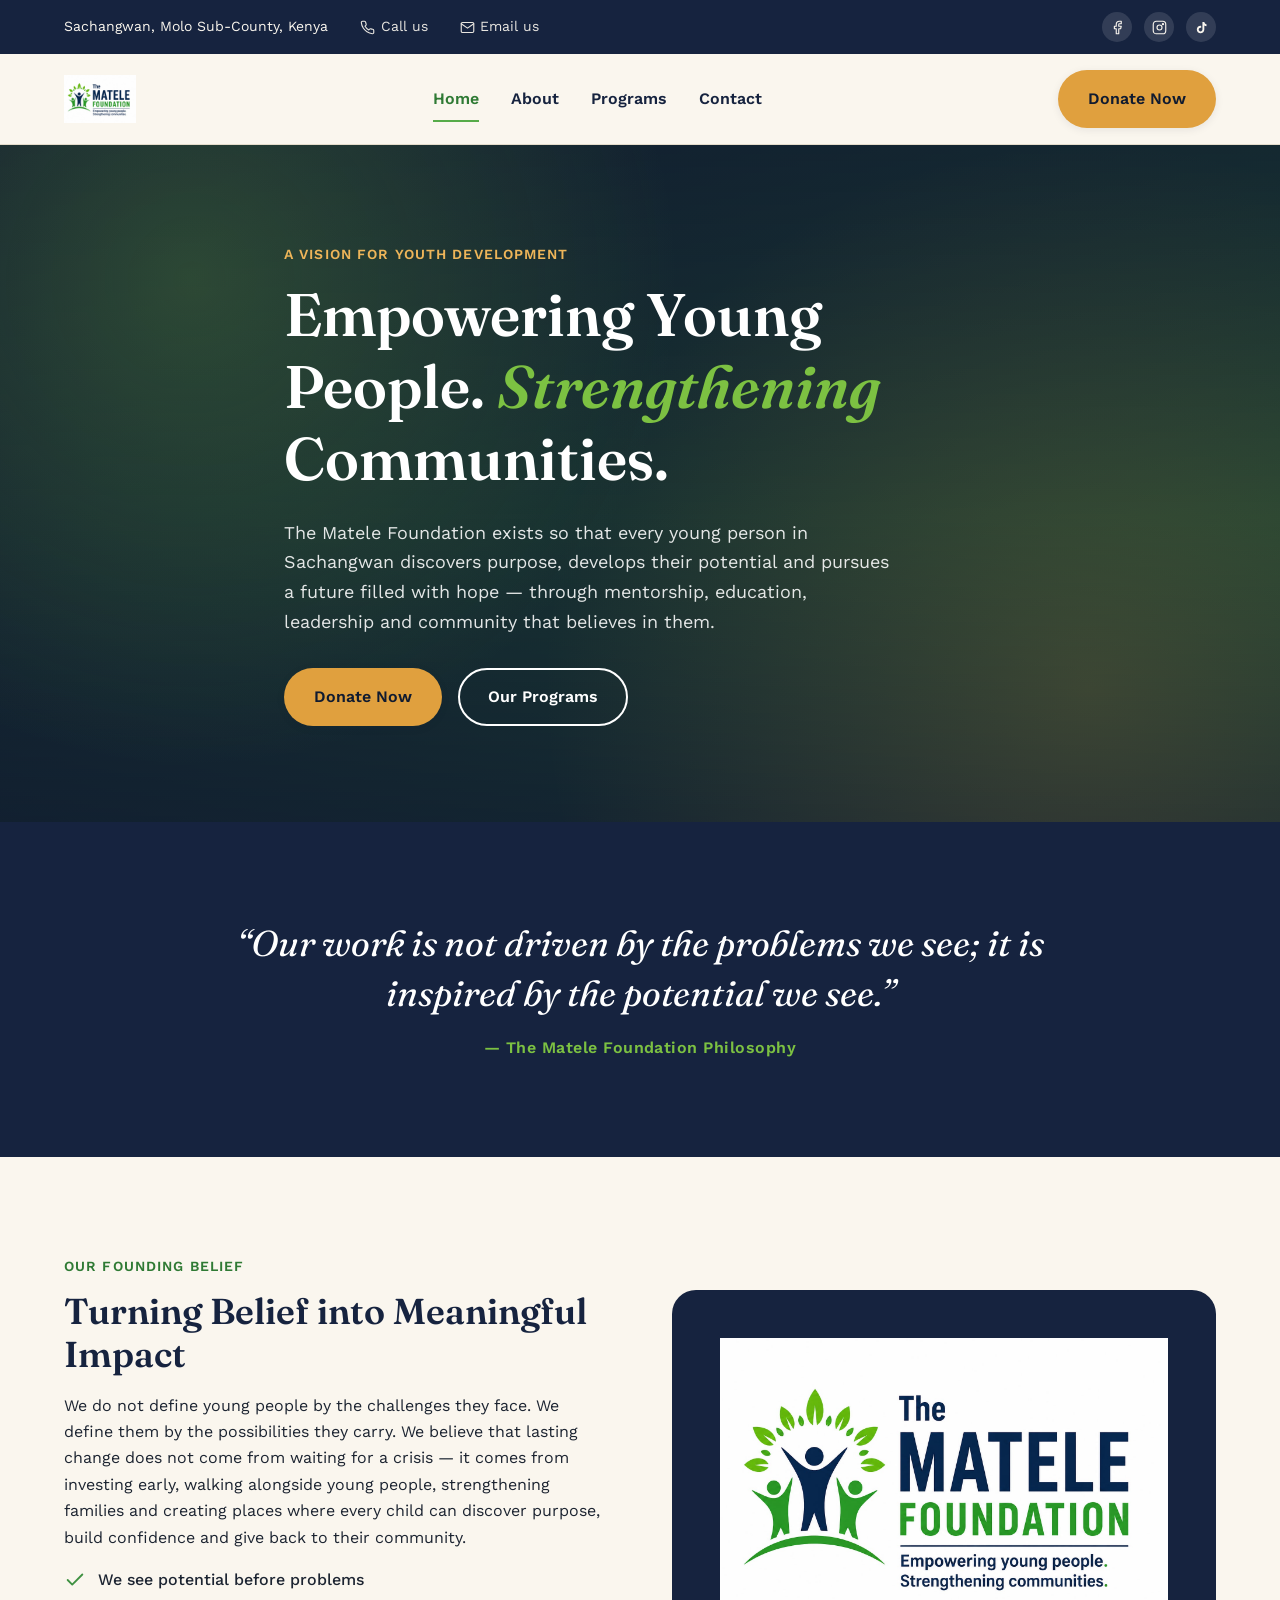
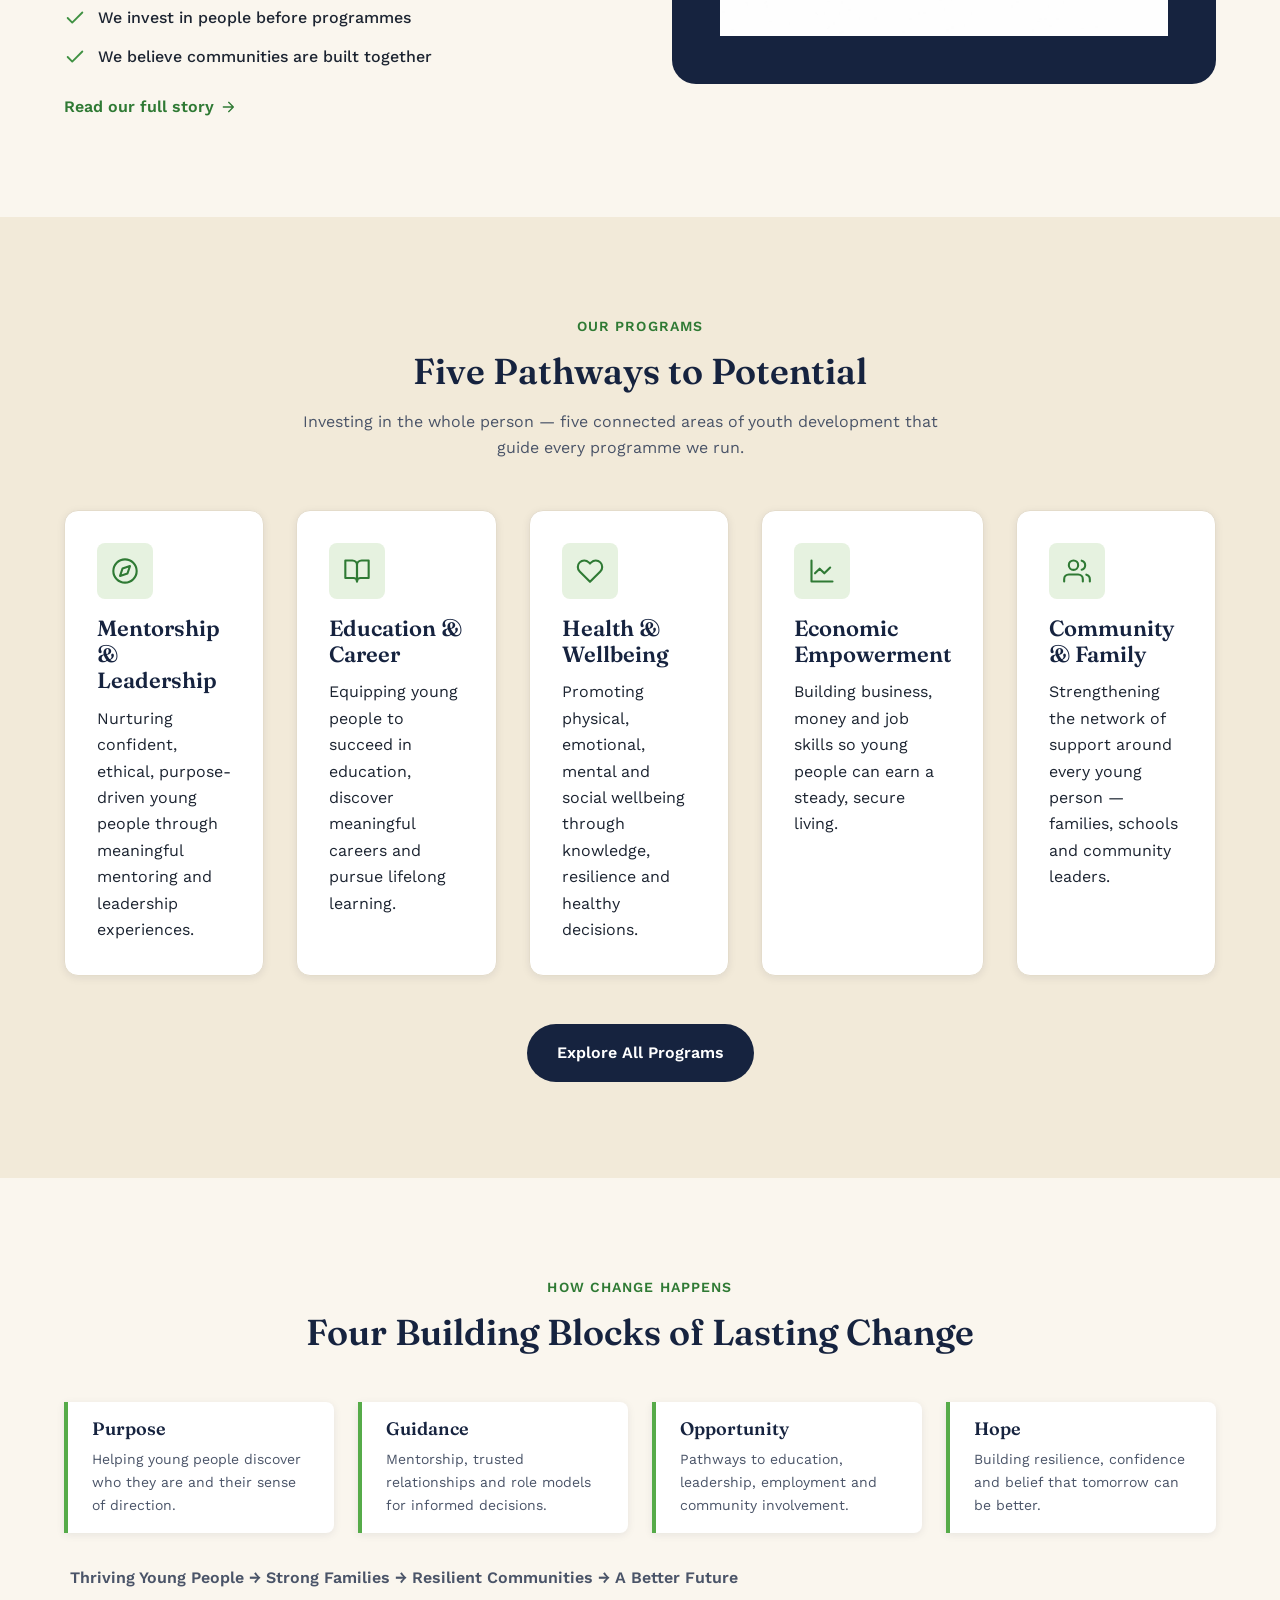
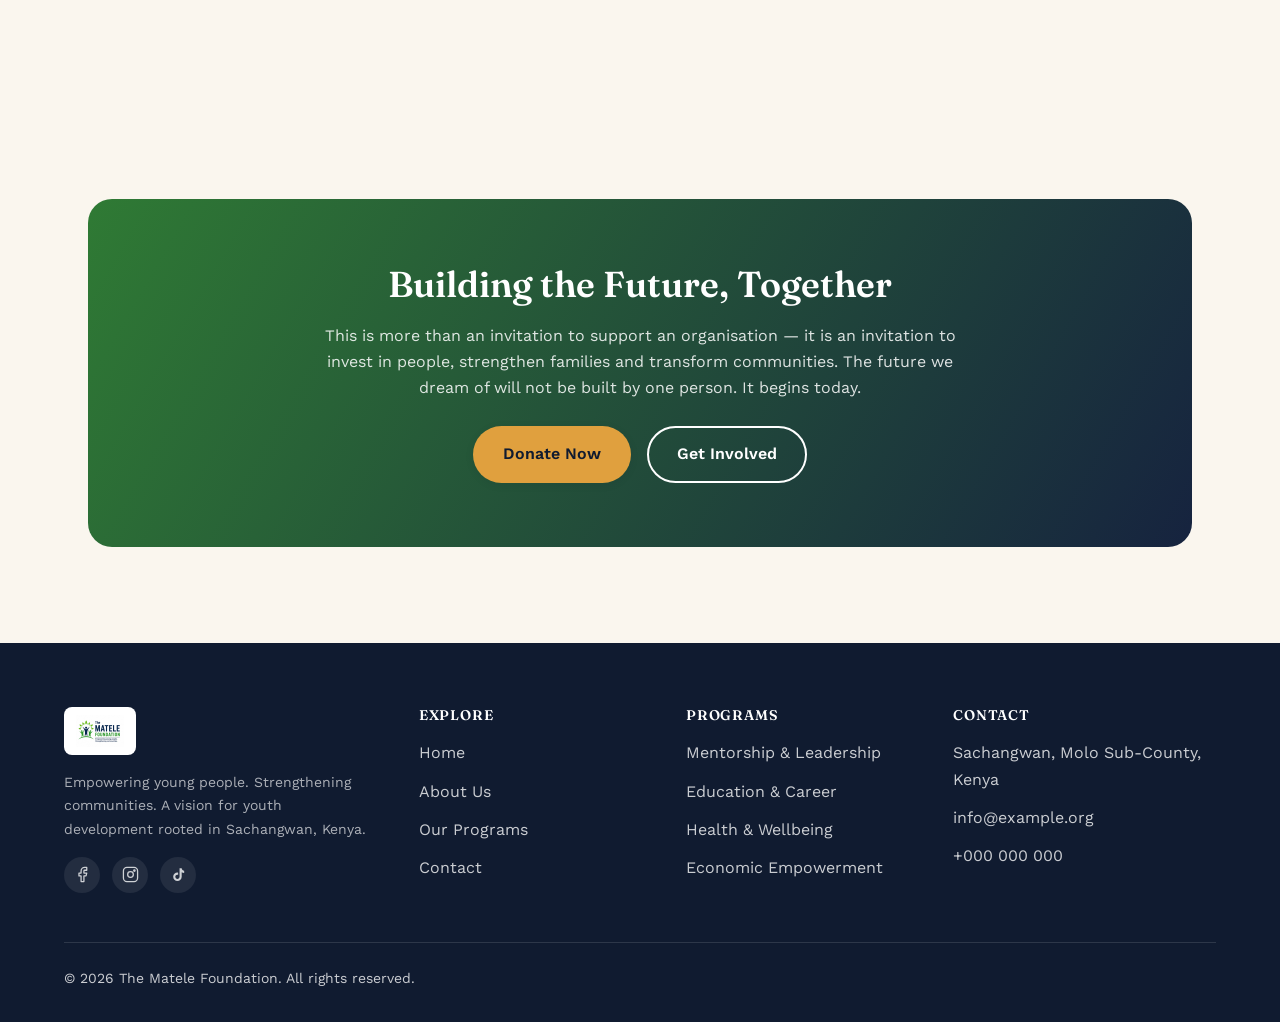
<file: index.html>
<!DOCTYPE html>
<html lang="en">
<head>
  <meta charset="UTF-8" />
  <meta name="viewport" content="width=device-width, initial-scale=1" />
  <title>The Matele Foundation | Empowering Young People, Strengthening Communities</title>
  <meta name="description" content="The Matele Foundation is a youth development organisation in Sachangwan, Kenya, empowering children and young people through mentorship, education, leadership and community partnership." />
  <link rel="icon" href="assets/images/matele-logo.jpeg" type="image/jpeg" />
  <link rel="preconnect" href="https://fonts.googleapis.com" />
  <link rel="preconnect" href="https://fonts.gstatic.com" crossorigin />
  <link href="https://fonts.googleapis.com/css2?family=Fraunces:ital,wght@0,600;0,700;1,600&family=Work+Sans:wght@400;500;600;700&display=swap" rel="stylesheet" />
  <link rel="stylesheet" href="css/style.css" />
</head>
<body>
  <a class="skip-link" href="#main">Skip to main content</a>

  <div class="topbar">
    <div class="container">
      <div class="topbar-info">
        <span>
          <!-- TODO: add physical address here -->
          Sachangwan, Molo Sub-County, Kenya
        </span>
        <a href="tel:+000000000">
          <svg width="15" height="15" viewBox="0 0 24 24" fill="none" stroke="currentColor" stroke-width="1.8" stroke-linecap="round" stroke-linejoin="round"><path d="M22 16.92v3a2 2 0 0 1-2.18 2 19.79 19.79 0 0 1-8.63-3.07 19.5 19.5 0 0 1-6-6 19.79 19.79 0 0 1-3.07-8.67A2 2 0 0 1 4.11 2h3a2 2 0 0 1 2 1.72c.127.96.362 1.903.7 2.81a2 2 0 0 1-.45 2.11L8.09 9.91a16 16 0 0 0 6 6l1.27-1.27a2 2 0 0 1 2.11-.45c.907.338 1.85.573 2.81.7A2 2 0 0 1 22 16.92z"/></svg>
          <!-- TODO: add phone number here -->
          Call us
        </a>
        <a href="mailto:info@example.org">
          <svg width="15" height="15" viewBox="0 0 24 24" fill="none" stroke="currentColor" stroke-width="1.8" stroke-linecap="round" stroke-linejoin="round"><path d="M4 4h16v16H4z" stroke="none"/><path d="M22 6 12 13 2 6"/><rect x="2" y="4" width="20" height="16" rx="2"/></svg>
          <!-- TODO: add email address here -->
          Email us
        </a>
      </div>
      <div class="topbar-social">
<a href="https://www.facebook.com/share/1H4xpjEiQx/" target="_blank" rel="noopener" aria-label="Facebook"><svg viewBox="0 0 24 24" fill="none" stroke="currentColor" stroke-width="1.8" stroke-linecap="round" stroke-linejoin="round"><path d="M18 2h-3a5 5 0 0 0-5 5v3H7v4h3v8h4v-8h3l1-4h-4V7a1 1 0 0 1 1-1h3z"/></svg></a>
        <a href="https://www.instagram.com/thematelefoundation?igsh=NDdiMDM2cmlqcXQ2" target="_blank" rel="noopener" aria-label="Instagram"><svg viewBox="0 0 24 24" fill="none" stroke="currentColor" stroke-width="1.8" stroke-linecap="round" stroke-linejoin="round"><rect x="2" y="2" width="20" height="20" rx="5"/><circle cx="12" cy="12" r="4"/><circle cx="17.5" cy="6.5" r="1"/></svg></a>
        <a href="https://www.tiktok.com/@thematelefoundation?_r=1&amp;_t=ZT-98UQlSihZBl" target="_blank" rel="noopener" aria-label="TikTok"><svg viewBox="0 0 24 24" fill="currentColor" stroke="none"><path d="M16.5 3c.3 1.9 1.6 3.4 3.5 3.8v3c-1.3 0-2.5-.4-3.5-1.1v6.6c0 3.3-2.7 6-6 6s-6-2.7-6-6 2.7-6 6-6c.3 0 .7 0 1 .1v3.1c-.3-.1-.7-.2-1-.2-1.7 0-3 1.3-3 3s1.3 3 3 3 3-1.3 3-3V3h3z"/></svg></a>
      </div>
    </div>
  </div>

  <header class="site-header">
    <div class="container navbar">
      <a class="brand" href="index.html">
        <img src="assets/images/matele-logo.jpeg" alt="The Matele Foundation logo" />
      </a>

      <nav class="nav-links" id="nav-links" aria-label="Primary">
        <a href="index.html" aria-current="page">Home</a>
        <a href="about.html">About</a>
        <a href="programs.html">Programs</a>
        <a href="contact.html">Contact</a>
      </nav>

      <div class="nav-actions">
        <a class="btn btn-cta" href="contact.html#donate">Donate Now</a>
        <button class="nav-toggle" aria-label="Toggle navigation menu" aria-expanded="false" aria-controls="nav-links">
          <svg viewBox="0 0 24 24" fill="none" stroke="currentColor" stroke-width="1.8" stroke-linecap="round" stroke-linejoin="round"><path d="M3 6h18M3 12h18M3 18h18"/></svg>
        </button>
      </div>
    </div>
  </header>

  <main id="main">
    <section class="hero">
      <div class="hero-pattern" aria-hidden="true"></div>
      <div class="container hero-inner">
        <span class="eyebrow">A Vision for Youth Development</span>
        <h1>Empowering Young People. <em>Strengthening</em> Communities.</h1>
        <p class="lead">
          The Matele Foundation exists so that every young person in Sachangwan discovers
          purpose, develops their potential and pursues a future filled with hope &mdash;
          through mentorship, education, leadership and community that believes in them.
        </p>
        <div class="hero-actions">
          <a class="btn btn-cta" href="contact.html#donate">Donate Now</a>
          <a class="btn btn-outline on-dark" href="programs.html">Our Programs</a>
        </div>
      </div>
    </section>

    <section class="quote-band">
      <div class="container reveal">
        <blockquote>
          &ldquo;Our work is not driven by the problems we see; it is inspired by the potential we see.&rdquo;
        </blockquote>
        <cite>&mdash; The Matele Foundation Philosophy</cite>
      </div>
    </section>

    <section>
      <div class="container split">
        <div class="reveal">
          <span class="eyebrow">Our Founding Belief</span>
          <h2>Turning Belief into Meaningful Impact</h2>
          <p>
            We do not define young people by the challenges they face. We define them by the
            possibilities they carry. We believe that lasting change does not come from waiting
            for a crisis &mdash; it comes from investing early, walking alongside
            young people, strengthening families and creating places where every child
            can discover purpose, build confidence and give back to their community.
          </p>
          <ul class="check-list">
            <li>
              <svg viewBox="0 0 24 24" fill="none" stroke="currentColor" stroke-width="2" stroke-linecap="round" stroke-linejoin="round"><path d="M20 6 9 17l-5-5"/></svg>
              We see potential before problems
            </li>
            <li>
              <svg viewBox="0 0 24 24" fill="none" stroke="currentColor" stroke-width="2" stroke-linecap="round" stroke-linejoin="round"><path d="M20 6 9 17l-5-5"/></svg>
              We invest in people before programmes
            </li>
            <li>
              <svg viewBox="0 0 24 24" fill="none" stroke="currentColor" stroke-width="2" stroke-linecap="round" stroke-linejoin="round"><path d="M20 6 9 17l-5-5"/></svg>
              We believe communities are built together
            </li>
          </ul>
          <a class="card-link" href="about.html">
            Read our full story
            <svg viewBox="0 0 24 24" fill="none" stroke="currentColor" stroke-width="2" stroke-linecap="round" stroke-linejoin="round"><path d="M5 12h14M13 5l7 7-7 7"/></svg>
          </a>
        </div>
        <div class="split-media reveal" aria-hidden="true">
          <img src="assets/images/matele-logo.jpeg" alt="" />
        </div>
      </div>
    </section>

    <section class="bg-cream-dark">
      <div class="container">
        <div class="section-head center reveal">
          <span class="eyebrow">Our Programs</span>
          <h2>Five Pathways to Potential</h2>
          <p class="text-muted">
            Investing in the whole person &mdash; five connected areas of youth
            development that guide every programme we run.
          </p>
        </div>

        <div class="grid grid-5">
          <article class="card reveal">
            <div class="card-icon">
              <svg viewBox="0 0 24 24" fill="none" stroke="currentColor" stroke-width="1.8" stroke-linecap="round" stroke-linejoin="round"><circle cx="12" cy="12" r="10"/><path d="m16.24 7.76-2.12 6.36-6.36 2.12 2.12-6.36z"/></svg>
            </div>
            <h3>Mentorship &amp; Leadership</h3>
            <p>Nurturing confident, ethical, purpose-driven young people through meaningful mentoring and leadership experiences.</p>
          </article>

          <article class="card reveal">
            <div class="card-icon">
              <svg viewBox="0 0 24 24" fill="none" stroke="currentColor" stroke-width="1.8" stroke-linecap="round" stroke-linejoin="round"><path d="M2 3h6a4 4 0 0 1 4 4v14a3 3 0 0 0-3-3H2z"/><path d="M22 3h-6a4 4 0 0 0-4 4v14a3 3 0 0 1 3-3h7z"/></svg>
            </div>
            <h3>Education &amp; Career</h3>
            <p>Equipping young people to succeed in education, discover meaningful careers and pursue lifelong learning.</p>
          </article>

          <article class="card reveal">
            <div class="card-icon">
              <svg viewBox="0 0 24 24" fill="none" stroke="currentColor" stroke-width="1.8" stroke-linecap="round" stroke-linejoin="round"><path d="M20.84 4.61a5.5 5.5 0 0 0-7.78 0L12 5.67l-1.06-1.06a5.5 5.5 0 1 0-7.78 7.78L12 21.23l8.84-8.84a5.5 5.5 0 0 0 0-7.78z"/></svg>
            </div>
            <h3>Health &amp; Wellbeing</h3>
            <p>Promoting physical, emotional, mental and social wellbeing through knowledge, resilience and healthy decisions.</p>
          </article>

          <article class="card reveal">
            <div class="card-icon">
              <svg viewBox="0 0 24 24" fill="none" stroke="currentColor" stroke-width="1.8" stroke-linecap="round" stroke-linejoin="round"><path d="M3 3v18h18"/><path d="m19 9-5 5-4-4-4 4"/></svg>
            </div>
            <h3>Economic Empowerment</h3>
            <p>Building business, money and job skills so young people can earn a steady, secure living.</p>
          </article>

          <article class="card reveal">
            <div class="card-icon">
              <svg viewBox="0 0 24 24" fill="none" stroke="currentColor" stroke-width="1.8" stroke-linecap="round" stroke-linejoin="round"><path d="M17 21v-2a4 4 0 0 0-4-4H5a4 4 0 0 0-4 4v2"/><circle cx="9" cy="7" r="4"/><path d="M23 21v-2a4 4 0 0 0-3-3.87"/><path d="M16 3.13a4 4 0 0 1 0 7.75"/></svg>
            </div>
            <h3>Community &amp; Family</h3>
            <p>Strengthening the network of support around every young person &mdash; families, schools and community leaders.</p>
          </article>
        </div>

        <div class="text-center" style="margin-top: var(--space-6);">
          <a class="btn btn-primary" href="programs.html">Explore All Programs</a>
        </div>
      </div>
    </section>

    <section>
      <div class="container">
        <div class="section-head center reveal">
          <span class="eyebrow">How Change Happens</span>
          <h2>Four Building Blocks of Lasting Change</h2>
        </div>
        <div class="grid grid-4 reveal" style="gap: var(--space-4);">
          <div class="mini-card">
            <h4>Purpose</h4>
            <p>Helping young people discover who they are and their sense of direction.</p>
          </div>
          <div class="mini-card">
            <h4>Guidance</h4>
            <p>Mentorship, trusted relationships and role models for informed decisions.</p>
          </div>
          <div class="mini-card">
            <h4>Opportunity</h4>
            <p>Pathways to education, leadership, employment and community involvement.</p>
          </div>
          <div class="mini-card">
            <h4>Hope</h4>
            <p>Building resilience, confidence and belief that tomorrow can be better.</p>
          </div>
        </div>
        <p class="text-center text-muted reveal" style="margin-top: var(--space-5); font-weight: 600;">
          Thriving Young People &rarr; Strong Families &rarr; Resilient Communities &rarr; A Better Future
        </p>
      </div>
    </section>

    <section>
      <div class="container">
        <div class="cta-band reveal">
          <h2>Building the Future, Together</h2>
          <p>
            This is more than an invitation to support an organisation &mdash; it is an
            invitation to invest in people, strengthen families and transform communities.
            The future we dream of will not be built by one person. It begins today.
          </p>
          <div class="hero-actions">
            <a class="btn btn-cta" href="contact.html#donate">Donate Now</a>
            <a class="btn btn-outline on-dark" href="contact.html">Get Involved</a>
          </div>
        </div>
      </div>
    </section>
  </main>

  <footer class="site-footer">
    <div class="container">
      <div class="footer-grid">
        <div class="footer-brand">
          <img src="assets/images/matele-logo.jpeg" alt="The Matele Foundation logo" />
          <p>Empowering young people. Strengthening communities. A vision for youth development rooted in Sachangwan, Kenya.</p>
          <div class="footer-social">
<a href="https://www.facebook.com/share/1H4xpjEiQx/" target="_blank" rel="noopener" aria-label="Facebook"><svg viewBox="0 0 24 24" fill="none" stroke="currentColor" stroke-width="1.8" stroke-linecap="round" stroke-linejoin="round"><path d="M18 2h-3a5 5 0 0 0-5 5v3H7v4h3v8h4v-8h3l1-4h-4V7a1 1 0 0 1 1-1h3z"/></svg></a>
            <a href="https://www.instagram.com/thematelefoundation?igsh=NDdiMDM2cmlqcXQ2" target="_blank" rel="noopener" aria-label="Instagram"><svg viewBox="0 0 24 24" fill="none" stroke="currentColor" stroke-width="1.8" stroke-linecap="round" stroke-linejoin="round"><rect x="2" y="2" width="20" height="20" rx="5"/><circle cx="12" cy="12" r="4"/><circle cx="17.5" cy="6.5" r="1"/></svg></a>
            <a href="https://www.tiktok.com/@thematelefoundation?_r=1&amp;_t=ZT-98UQlSihZBl" target="_blank" rel="noopener" aria-label="TikTok"><svg viewBox="0 0 24 24" fill="currentColor" stroke="none"><path d="M16.5 3c.3 1.9 1.6 3.4 3.5 3.8v3c-1.3 0-2.5-.4-3.5-1.1v6.6c0 3.3-2.7 6-6 6s-6-2.7-6-6 2.7-6 6-6c.3 0 .7 0 1 .1v3.1c-.3-.1-.7-.2-1-.2-1.7 0-3 1.3-3 3s1.3 3 3 3 3-1.3 3-3V3h3z"/></svg></a>
          </div>
        </div>
        <div class="footer-col">
          <h4>Explore</h4>
          <ul>
            <li><a href="index.html">Home</a></li>
            <li><a href="about.html">About Us</a></li>
            <li><a href="programs.html">Our Programs</a></li>
            <li><a href="contact.html">Contact</a></li>
          </ul>
        </div>
        <div class="footer-col">
          <h4>Programs</h4>
          <ul>
            <li><a href="programs.html#mentorship">Mentorship &amp; Leadership</a></li>
            <li><a href="programs.html#education">Education &amp; Career</a></li>
            <li><a href="programs.html#health">Health &amp; Wellbeing</a></li>
            <li><a href="programs.html#economic">Economic Empowerment</a></li>
          </ul>
        </div>
        <div class="footer-col">
          <h4>Contact</h4>
          <ul>
            <!-- TODO: replace with real contact details -->
            <li>Sachangwan, Molo Sub-County, Kenya</li>
            <li><a href="mailto:info@example.org">info@example.org</a></li>
            <li><a href="tel:+000000000">+000 000 000</a></li>
          </ul>
        </div>
      </div>
      <div class="footer-bottom">
        <span>&copy; <span id="year"></span> The Matele Foundation. All rights reserved.</span>
      </div>
    </div>
  </footer>

  <script src="js/main.js"></script>
  <script>document.getElementById("year").textContent = new Date().getFullYear();</script>
</body>
</html>
</file>
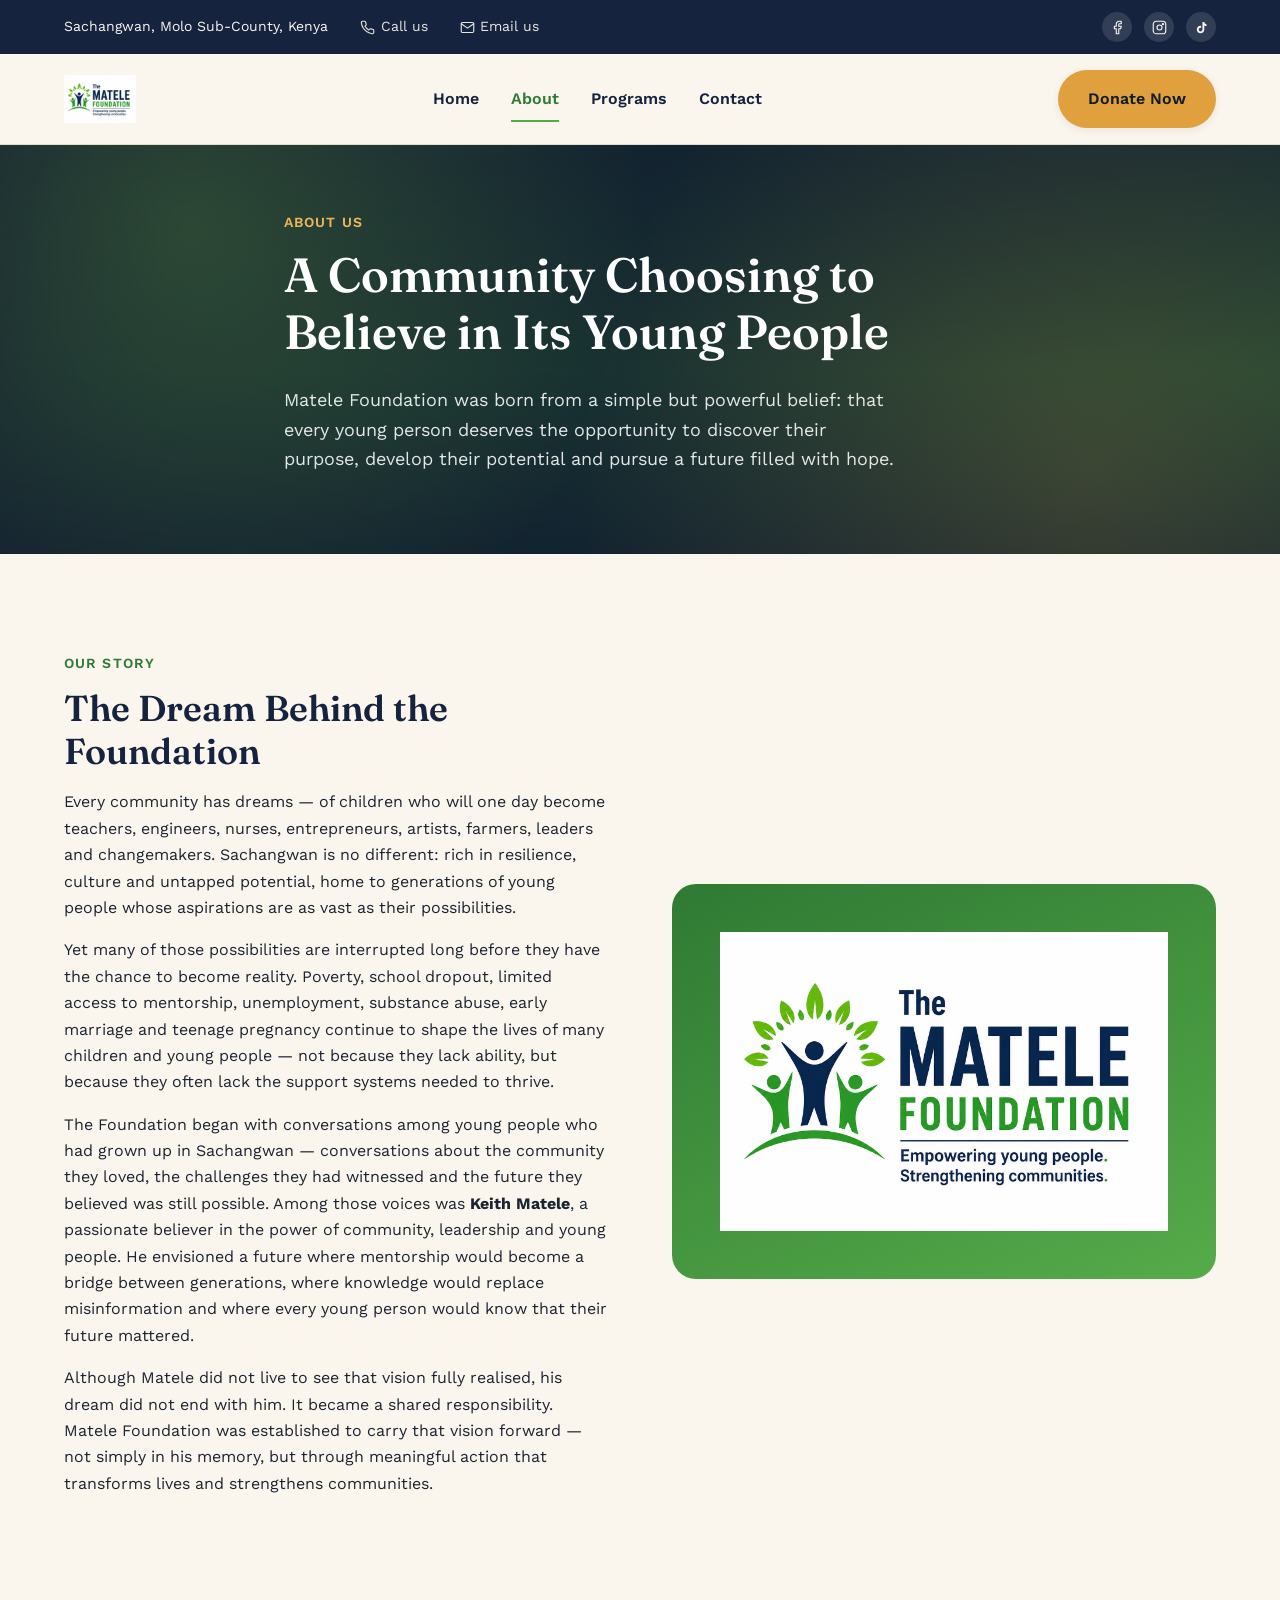
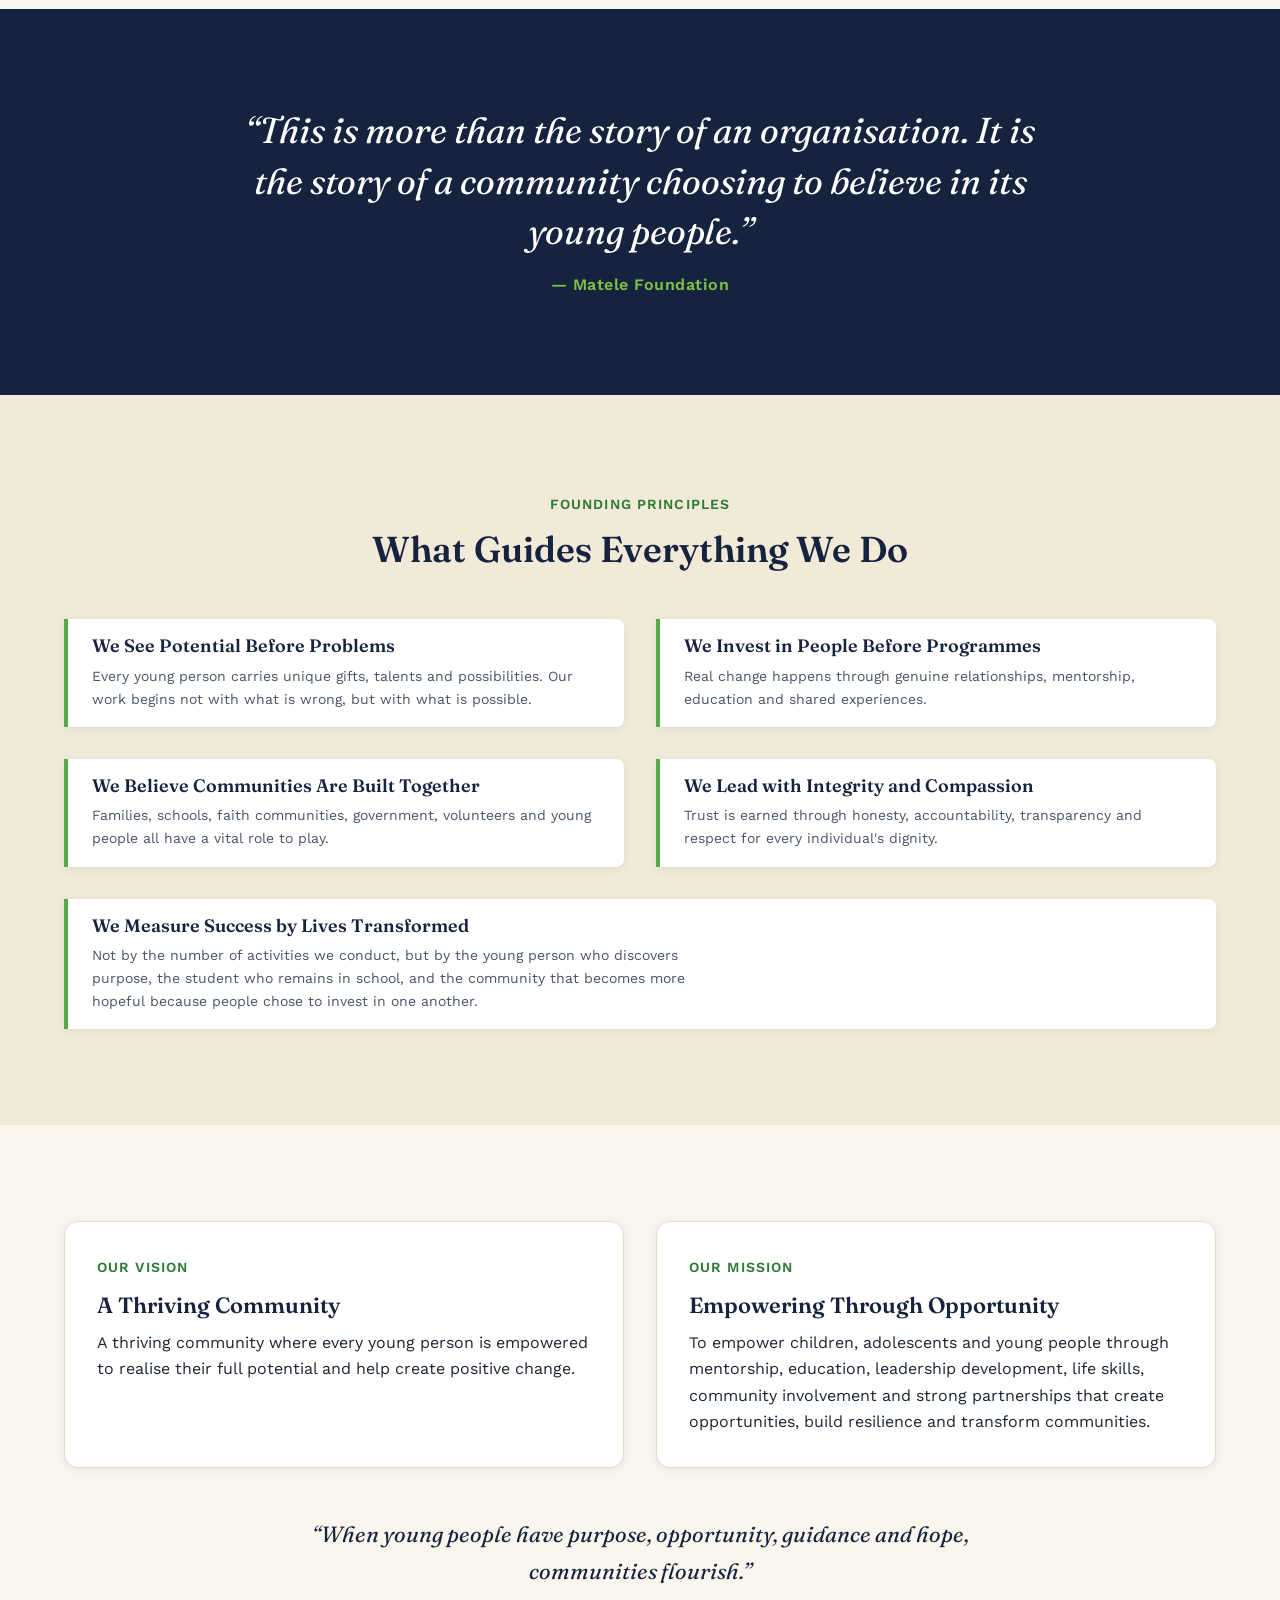
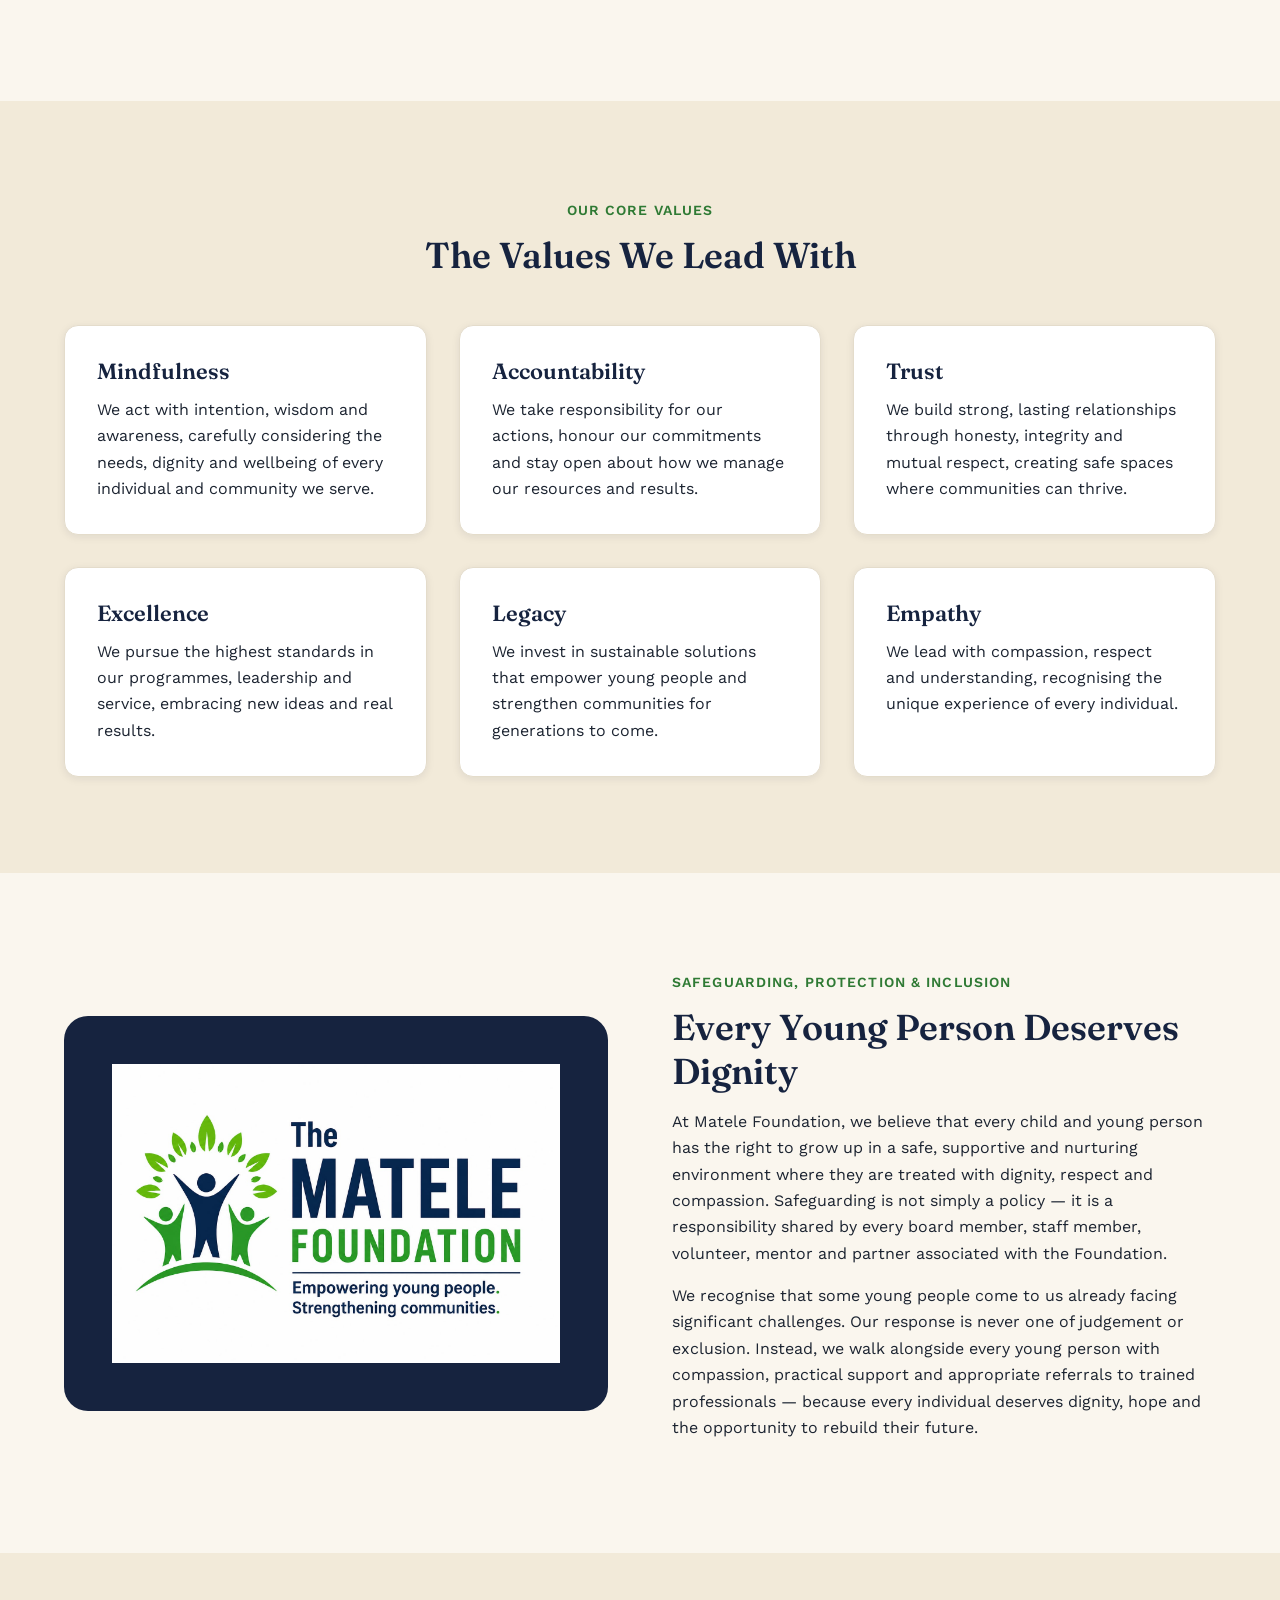
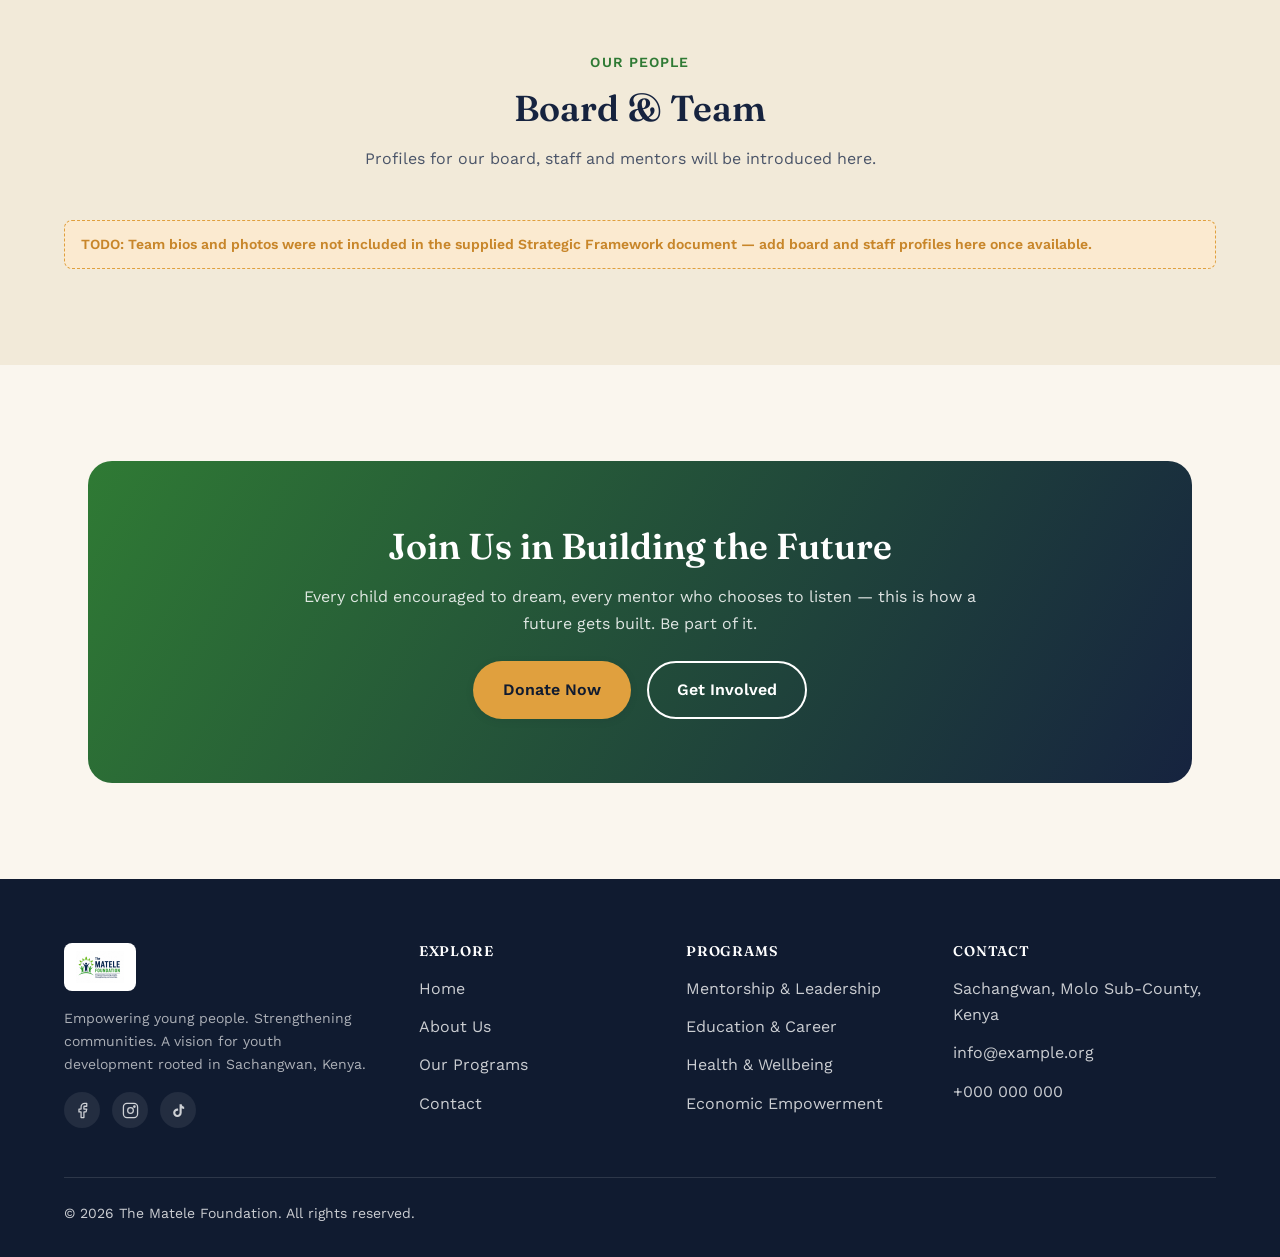
<file: about.html>
<!DOCTYPE html>
<html lang="en">
<head>
  <meta charset="UTF-8" />
  <meta name="viewport" content="width=device-width, initial-scale=1" />
  <title>About Us | The Matele Foundation</title>
  <meta name="description" content="Learn the story behind the Matele Foundation, our vision, mission, core values and commitment to safeguarding young people in Sachangwan, Kenya." />
  <link rel="icon" href="assets/images/matele-logo.jpeg" type="image/jpeg" />
  <link rel="preconnect" href="https://fonts.googleapis.com" />
  <link rel="preconnect" href="https://fonts.gstatic.com" crossorigin />
  <link href="https://fonts.googleapis.com/css2?family=Fraunces:ital,wght@0,600;0,700;1,600&family=Work+Sans:wght@400;500;600;700&display=swap" rel="stylesheet" />
  <link rel="stylesheet" href="css/style.css" />
</head>
<body>
  <a class="skip-link" href="#main">Skip to main content</a>

  <div class="topbar">
    <div class="container">
      <div class="topbar-info">
        <span>
          <!-- TODO: add physical address here -->
          Sachangwan, Molo Sub-County, Kenya
        </span>
        <a href="tel:+000000000">
          <svg width="15" height="15" viewBox="0 0 24 24" fill="none" stroke="currentColor" stroke-width="1.8" stroke-linecap="round" stroke-linejoin="round"><path d="M22 16.92v3a2 2 0 0 1-2.18 2 19.79 19.79 0 0 1-8.63-3.07 19.5 19.5 0 0 1-6-6 19.79 19.79 0 0 1-3.07-8.67A2 2 0 0 1 4.11 2h3a2 2 0 0 1 2 1.72c.127.96.362 1.903.7 2.81a2 2 0 0 1-.45 2.11L8.09 9.91a16 16 0 0 0 6 6l1.27-1.27a2 2 0 0 1 2.11-.45c.907.338 1.85.573 2.81.7A2 2 0 0 1 22 16.92z"/></svg>
          <!-- TODO: add phone number here -->
          Call us
        </a>
        <a href="mailto:info@example.org">
          <svg width="15" height="15" viewBox="0 0 24 24" fill="none" stroke="currentColor" stroke-width="1.8" stroke-linecap="round" stroke-linejoin="round"><path d="M22 6 12 13 2 6"/><rect x="2" y="4" width="20" height="16" rx="2"/></svg>
          <!-- TODO: add email address here -->
          Email us
        </a>
      </div>
      <div class="topbar-social">
<a href="https://www.facebook.com/share/1H4xpjEiQx/" target="_blank" rel="noopener" aria-label="Facebook"><svg viewBox="0 0 24 24" fill="none" stroke="currentColor" stroke-width="1.8" stroke-linecap="round" stroke-linejoin="round"><path d="M18 2h-3a5 5 0 0 0-5 5v3H7v4h3v8h4v-8h3l1-4h-4V7a1 1 0 0 1 1-1h3z"/></svg></a>
        <a href="https://www.instagram.com/thematelefoundation?igsh=NDdiMDM2cmlqcXQ2" target="_blank" rel="noopener" aria-label="Instagram"><svg viewBox="0 0 24 24" fill="none" stroke="currentColor" stroke-width="1.8" stroke-linecap="round" stroke-linejoin="round"><rect x="2" y="2" width="20" height="20" rx="5"/><circle cx="12" cy="12" r="4"/><circle cx="17.5" cy="6.5" r="1"/></svg></a>
        <a href="https://www.tiktok.com/@thematelefoundation?_r=1&amp;_t=ZT-98UQlSihZBl" target="_blank" rel="noopener" aria-label="TikTok"><svg viewBox="0 0 24 24" fill="currentColor" stroke="none"><path d="M16.5 3c.3 1.9 1.6 3.4 3.5 3.8v3c-1.3 0-2.5-.4-3.5-1.1v6.6c0 3.3-2.7 6-6 6s-6-2.7-6-6 2.7-6 6-6c.3 0 .7 0 1 .1v3.1c-.3-.1-.7-.2-1-.2-1.7 0-3 1.3-3 3s1.3 3 3 3 3-1.3 3-3V3h3z"/></svg></a>
      </div>
    </div>
  </div>

  <header class="site-header">
    <div class="container navbar">
      <a class="brand" href="index.html">
        <img src="assets/images/matele-logo.jpeg" alt="The Matele Foundation logo" />
      </a>

      <nav class="nav-links" id="nav-links" aria-label="Primary">
        <a href="index.html">Home</a>
        <a href="about.html" aria-current="page">About</a>
        <a href="programs.html">Programs</a>
        <a href="contact.html">Contact</a>
      </nav>

      <div class="nav-actions">
        <a class="btn btn-cta" href="contact.html#donate">Donate Now</a>
        <button class="nav-toggle" aria-label="Toggle navigation menu" aria-expanded="false" aria-controls="nav-links">
          <svg viewBox="0 0 24 24" fill="none" stroke="currentColor" stroke-width="1.8" stroke-linecap="round" stroke-linejoin="round"><path d="M3 6h18M3 12h18M3 18h18"/></svg>
        </button>
      </div>
    </div>
  </header>

  <main id="main">
    <section class="hero page-hero">
      <div class="hero-pattern" aria-hidden="true"></div>
      <div class="container hero-inner">
        <span class="eyebrow">About Us</span>
        <h1>A Community Choosing to Believe in Its Young People</h1>
        <p class="lead">
          Matele Foundation was born from a simple but powerful belief: that every young
          person deserves the opportunity to discover their purpose, develop their potential
          and pursue a future filled with hope.
        </p>
      </div>
    </section>

    <section>
      <div class="container">
        <div class="split">
          <div class="reveal">
            <span class="eyebrow">Our Story</span>
            <h2>The Dream Behind the Foundation</h2>
            <p>
              Every community has dreams &mdash; of children who will one day become teachers,
              engineers, nurses, entrepreneurs, artists, farmers, leaders and changemakers.
              Sachangwan is no different: rich in resilience, culture and untapped potential,
              home to generations of young people whose aspirations are as vast as their
              possibilities.
            </p>
            <p>
              Yet many of those possibilities are interrupted long before they have the chance
              to become reality. Poverty, school dropout, limited access to mentorship,
              unemployment, substance abuse, early marriage and teenage pregnancy continue to
              shape the lives of many children and young people &mdash; not because they lack
              ability, but because they often lack the support systems needed to thrive.
            </p>
            <p>
              The Foundation began with conversations among young people who had grown up in
              Sachangwan &mdash; conversations about the community they loved, the challenges
              they had witnessed and the future they believed was still possible. Among those
              voices was <strong>Keith Matele</strong>, a passionate believer in the power of
              community, leadership and young people. He envisioned a future where mentorship
              would become a bridge between generations, where knowledge would replace
              misinformation and where every young person would know that their future mattered.
            </p>
            <p>
              Although Matele did not live to see that vision fully realised, his dream did not
              end with him. It became a shared responsibility. Matele Foundation was established
              to carry that vision forward &mdash; not simply in his memory, but through
              meaningful action that transforms lives and strengthens communities.
            </p>
          </div>
          <div class="split-media alt reveal" aria-hidden="true">
            <img src="assets/images/matele-logo.jpeg" alt="" />
          </div>
        </div>
      </div>
    </section>

    <section class="quote-band">
      <div class="container reveal">
        <blockquote>&ldquo;This is more than the story of an organisation. It is the story of a community choosing to believe in its young people.&rdquo;</blockquote>
        <cite>&mdash; Matele Foundation</cite>
      </div>
    </section>

    <section class="bg-cream-dark">
      <div class="container">
        <div class="section-head center reveal">
          <span class="eyebrow">Founding Principles</span>
          <h2>What Guides Everything We Do</h2>
        </div>
        <div class="grid grid-2 reveal">
          <div class="mini-card">
            <h4>We See Potential Before Problems</h4>
            <p>Every young person carries unique gifts, talents and possibilities. Our work begins not with what is wrong, but with what is possible.</p>
          </div>
          <div class="mini-card">
            <h4>We Invest in People Before Programmes</h4>
            <p>Real change happens through genuine relationships, mentorship, education and shared experiences.</p>
          </div>
          <div class="mini-card">
            <h4>We Believe Communities Are Built Together</h4>
            <p>Families, schools, faith communities, government, volunteers and young people all have a vital role to play.</p>
          </div>
          <div class="mini-card">
            <h4>We Lead with Integrity and Compassion</h4>
            <p>Trust is earned through honesty, accountability, transparency and respect for every individual's dignity.</p>
          </div>
          <div class="mini-card" style="grid-column: 1 / -1;">
            <h4>We Measure Success by Lives Transformed</h4>
            <p>Not by the number of activities we conduct, but by the young person who discovers purpose, the student who remains in school, and the community that becomes more hopeful because people chose to invest in one another.</p>
          </div>
        </div>
      </div>
    </section>

    <section>
      <div class="container">
        <div class="grid grid-2">
          <div class="card reveal">
            <span class="eyebrow">Our Vision</span>
            <h3>A Thriving Community</h3>
            <p>A thriving community where every young person is empowered to realise their full potential and help create positive change.</p>
          </div>
          <div class="card reveal">
            <span class="eyebrow">Our Mission</span>
            <h3>Empowering Through Opportunity</h3>
            <p>To empower children, adolescents and young people through mentorship, education, leadership development, life skills, community involvement and strong partnerships that create opportunities, build resilience and transform communities.</p>
          </div>
        </div>
        <p class="text-center reveal" style="margin-top: var(--space-6); font-family: var(--font-display); font-size: var(--fs-lg); font-style: italic; color: var(--color-navy-800); max-width: 720px; margin-inline: auto;">
          &ldquo;When young people have purpose, opportunity, guidance and hope, communities flourish.&rdquo;
        </p>
      </div>
    </section>

    <section class="bg-cream-dark">
      <div class="container">
        <div class="section-head center reveal">
          <span class="eyebrow">Our Core Values</span>
          <h2>The Values We Lead With</h2>
        </div>
        <div class="grid grid-3 reveal">
          <div class="card">
            <h3>Mindfulness</h3>
            <p>We act with intention, wisdom and awareness, carefully considering the needs, dignity and wellbeing of every individual and community we serve.</p>
          </div>
          <div class="card">
            <h3>Accountability</h3>
            <p>We take responsibility for our actions, honour our commitments and stay open about how we manage our resources and results.</p>
          </div>
          <div class="card">
            <h3>Trust</h3>
            <p>We build strong, lasting relationships through honesty, integrity and mutual respect, creating safe spaces where communities can thrive.</p>
          </div>
          <div class="card">
            <h3>Excellence</h3>
            <p>We pursue the highest standards in our programmes, leadership and service, embracing new ideas and real results.</p>
          </div>
          <div class="card">
            <h3>Legacy</h3>
            <p>We invest in sustainable solutions that empower young people and strengthen communities for generations to come.</p>
          </div>
          <div class="card">
            <h3>Empathy</h3>
            <p>We lead with compassion, respect and understanding, recognising the unique experience of every individual.</p>
          </div>
        </div>
      </div>
    </section>

    <section>
      <div class="container">
        <div class="split">
          <div class="split-media reveal" aria-hidden="true">
            <img src="assets/images/matele-logo.jpeg" alt="" />
          </div>
          <div class="reveal">
            <span class="eyebrow">Safeguarding, Protection &amp; Inclusion</span>
            <h2>Every Young Person Deserves Dignity</h2>
            <p>
              At Matele Foundation, we believe that every child and young person has the right
              to grow up in a safe, supportive and nurturing environment where they are treated
              with dignity, respect and compassion. Safeguarding is not simply a policy &mdash;
              it is a responsibility shared by every board member, staff member, volunteer,
              mentor and partner associated with the Foundation.
            </p>
            <p>
              We recognise that some young people come to us already facing significant
              challenges. Our response is never one of judgement or exclusion. Instead, we walk
              alongside every young person with compassion, practical support and appropriate
              referrals to trained professionals &mdash; because every individual deserves
              dignity, hope and the opportunity to rebuild their future.
            </p>
          </div>
        </div>
      </div>
    </section>

    <section class="bg-cream-dark">
      <div class="container">
        <div class="section-head center reveal">
          <span class="eyebrow">Our People</span>
          <h2>Board &amp; Team</h2>
          <p class="text-muted">
            Profiles for our board, staff and mentors will be introduced here.
          </p>
        </div>
        <div class="todo-note reveal">
          <!-- TODO: add team member names, roles, photos and bios here.
               None were provided in the source framework document. -->
          TODO: Team bios and photos were not included in the supplied Strategic Framework
          document &mdash; add board and staff profiles here once available.
        </div>
      </div>
    </section>

    <section>
      <div class="container">
        <div class="cta-band reveal">
          <h2>Join Us in Building the Future</h2>
          <p>Every child encouraged to dream, every mentor who chooses to listen &mdash; this is how a future gets built. Be part of it.</p>
          <div class="hero-actions">
            <a class="btn btn-cta" href="contact.html#donate">Donate Now</a>
            <a class="btn btn-outline on-dark" href="contact.html">Get Involved</a>
          </div>
        </div>
      </div>
    </section>
  </main>

  <footer class="site-footer">
    <div class="container">
      <div class="footer-grid">
        <div class="footer-brand">
          <img src="assets/images/matele-logo.jpeg" alt="The Matele Foundation logo" />
          <p>Empowering young people. Strengthening communities. A vision for youth development rooted in Sachangwan, Kenya.</p>
          <div class="footer-social">
<a href="https://www.facebook.com/share/1H4xpjEiQx/" target="_blank" rel="noopener" aria-label="Facebook"><svg viewBox="0 0 24 24" fill="none" stroke="currentColor" stroke-width="1.8" stroke-linecap="round" stroke-linejoin="round"><path d="M18 2h-3a5 5 0 0 0-5 5v3H7v4h3v8h4v-8h3l1-4h-4V7a1 1 0 0 1 1-1h3z"/></svg></a>
            <a href="https://www.instagram.com/thematelefoundation?igsh=NDdiMDM2cmlqcXQ2" target="_blank" rel="noopener" aria-label="Instagram"><svg viewBox="0 0 24 24" fill="none" stroke="currentColor" stroke-width="1.8" stroke-linecap="round" stroke-linejoin="round"><rect x="2" y="2" width="20" height="20" rx="5"/><circle cx="12" cy="12" r="4"/><circle cx="17.5" cy="6.5" r="1"/></svg></a>
            <a href="https://www.tiktok.com/@thematelefoundation?_r=1&amp;_t=ZT-98UQlSihZBl" target="_blank" rel="noopener" aria-label="TikTok"><svg viewBox="0 0 24 24" fill="currentColor" stroke="none"><path d="M16.5 3c.3 1.9 1.6 3.4 3.5 3.8v3c-1.3 0-2.5-.4-3.5-1.1v6.6c0 3.3-2.7 6-6 6s-6-2.7-6-6 2.7-6 6-6c.3 0 .7 0 1 .1v3.1c-.3-.1-.7-.2-1-.2-1.7 0-3 1.3-3 3s1.3 3 3 3 3-1.3 3-3V3h3z"/></svg></a>
          </div>
        </div>
        <div class="footer-col">
          <h4>Explore</h4>
          <ul>
            <li><a href="index.html">Home</a></li>
            <li><a href="about.html">About Us</a></li>
            <li><a href="programs.html">Our Programs</a></li>
            <li><a href="contact.html">Contact</a></li>
          </ul>
        </div>
        <div class="footer-col">
          <h4>Programs</h4>
          <ul>
            <li><a href="programs.html#mentorship">Mentorship &amp; Leadership</a></li>
            <li><a href="programs.html#education">Education &amp; Career</a></li>
            <li><a href="programs.html#health">Health &amp; Wellbeing</a></li>
            <li><a href="programs.html#economic">Economic Empowerment</a></li>
          </ul>
        </div>
        <div class="footer-col">
          <h4>Contact</h4>
          <ul>
            <!-- TODO: replace with real contact details -->
            <li>Sachangwan, Molo Sub-County, Kenya</li>
            <li><a href="mailto:info@example.org">info@example.org</a></li>
            <li><a href="tel:+000000000">+000 000 000</a></li>
          </ul>
        </div>
      </div>
      <div class="footer-bottom">
        <span>&copy; <span id="year"></span> The Matele Foundation. All rights reserved.</span>
      </div>
    </div>
  </footer>

  <script src="js/main.js"></script>
  <script>document.getElementById("year").textContent = new Date().getFullYear();</script>
</body>
</html>
</file>
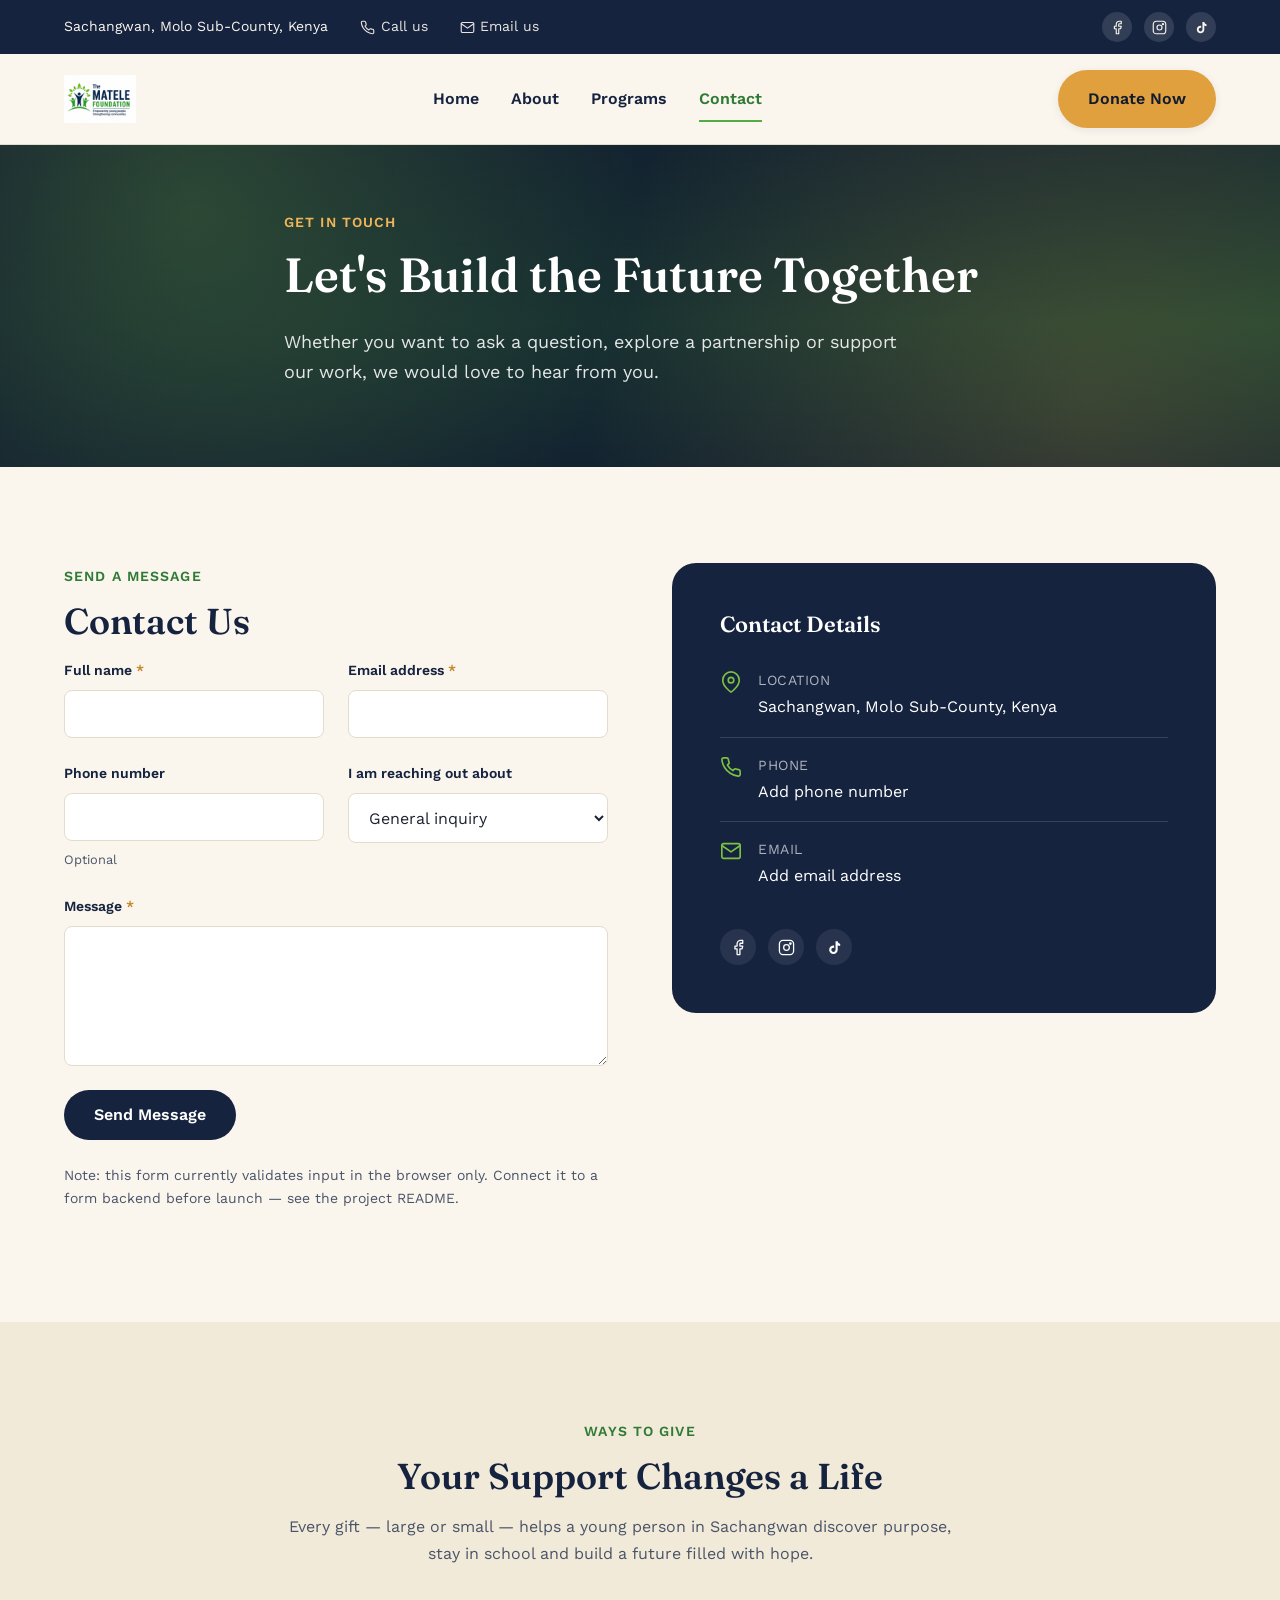
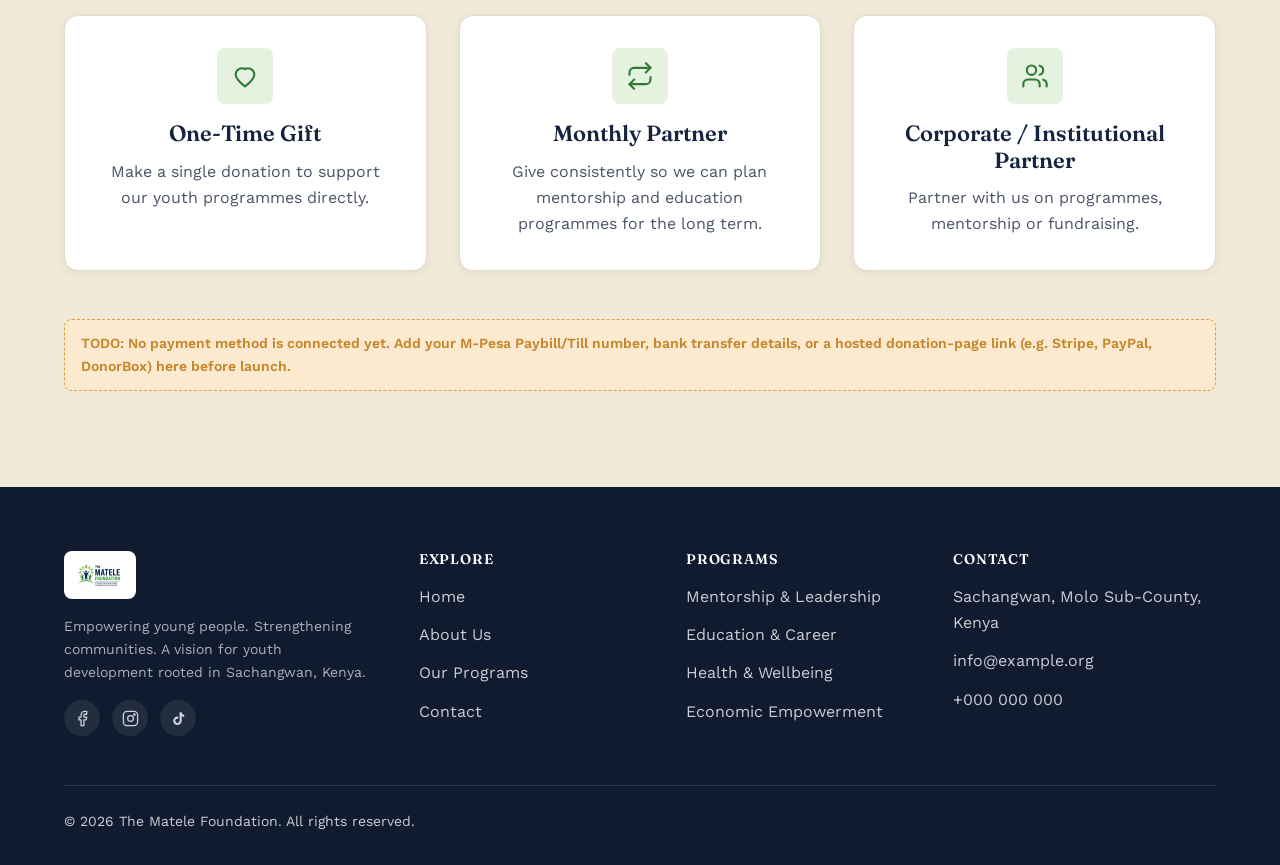
<file: contact.html>
<!DOCTYPE html>
<html lang="en">
<head>
  <meta charset="UTF-8" />
  <meta name="viewport" content="width=device-width, initial-scale=1" />
  <title>Contact &amp; Donate | The Matele Foundation</title>
  <meta name="description" content="Get in touch with the Matele Foundation, ask a question, become a partner, or support our youth development work in Sachangwan, Kenya." />
  <link rel="icon" href="assets/images/matele-logo.jpeg" type="image/jpeg" />
  <link rel="preconnect" href="https://fonts.googleapis.com" />
  <link rel="preconnect" href="https://fonts.gstatic.com" crossorigin />
  <link href="https://fonts.googleapis.com/css2?family=Fraunces:ital,wght@0,600;0,700;1,600&family=Work+Sans:wght@400;500;600;700&display=swap" rel="stylesheet" />
  <link rel="stylesheet" href="css/style.css" />
</head>
<body>
  <a class="skip-link" href="#main">Skip to main content</a>

  <div class="topbar">
    <div class="container">
      <div class="topbar-info">
        <span>
          <!-- TODO: add physical address here -->
          Sachangwan, Molo Sub-County, Kenya
        </span>
        <a href="tel:+000000000">
          <svg width="15" height="15" viewBox="0 0 24 24" fill="none" stroke="currentColor" stroke-width="1.8" stroke-linecap="round" stroke-linejoin="round"><path d="M22 16.92v3a2 2 0 0 1-2.18 2 19.79 19.79 0 0 1-8.63-3.07 19.5 19.5 0 0 1-6-6 19.79 19.79 0 0 1-3.07-8.67A2 2 0 0 1 4.11 2h3a2 2 0 0 1 2 1.72c.127.96.362 1.903.7 2.81a2 2 0 0 1-.45 2.11L8.09 9.91a16 16 0 0 0 6 6l1.27-1.27a2 2 0 0 1 2.11-.45c.907.338 1.85.573 2.81.7A2 2 0 0 1 22 16.92z"/></svg>
          <!-- TODO: add phone number here -->
          Call us
        </a>
        <a href="mailto:info@example.org">
          <svg width="15" height="15" viewBox="0 0 24 24" fill="none" stroke="currentColor" stroke-width="1.8" stroke-linecap="round" stroke-linejoin="round"><path d="M22 6 12 13 2 6"/><rect x="2" y="4" width="20" height="16" rx="2"/></svg>
          <!-- TODO: add email address here -->
          Email us
        </a>
      </div>
      <div class="topbar-social">
<a href="https://www.facebook.com/share/1H4xpjEiQx/" target="_blank" rel="noopener" aria-label="Facebook"><svg viewBox="0 0 24 24" fill="none" stroke="currentColor" stroke-width="1.8" stroke-linecap="round" stroke-linejoin="round"><path d="M18 2h-3a5 5 0 0 0-5 5v3H7v4h3v8h4v-8h3l1-4h-4V7a1 1 0 0 1 1-1h3z"/></svg></a>
        <a href="https://www.instagram.com/thematelefoundation?igsh=NDdiMDM2cmlqcXQ2" target="_blank" rel="noopener" aria-label="Instagram"><svg viewBox="0 0 24 24" fill="none" stroke="currentColor" stroke-width="1.8" stroke-linecap="round" stroke-linejoin="round"><rect x="2" y="2" width="20" height="20" rx="5"/><circle cx="12" cy="12" r="4"/><circle cx="17.5" cy="6.5" r="1"/></svg></a>
        <a href="https://www.tiktok.com/@thematelefoundation?_r=1&amp;_t=ZT-98UQlSihZBl" target="_blank" rel="noopener" aria-label="TikTok"><svg viewBox="0 0 24 24" fill="currentColor" stroke="none"><path d="M16.5 3c.3 1.9 1.6 3.4 3.5 3.8v3c-1.3 0-2.5-.4-3.5-1.1v6.6c0 3.3-2.7 6-6 6s-6-2.7-6-6 2.7-6 6-6c.3 0 .7 0 1 .1v3.1c-.3-.1-.7-.2-1-.2-1.7 0-3 1.3-3 3s1.3 3 3 3 3-1.3 3-3V3h3z"/></svg></a>
      </div>
    </div>
  </div>

  <header class="site-header">
    <div class="container navbar">
      <a class="brand" href="index.html">
        <img src="assets/images/matele-logo.jpeg" alt="The Matele Foundation logo" />
      </a>

      <nav class="nav-links" id="nav-links" aria-label="Primary">
        <a href="index.html">Home</a>
        <a href="about.html">About</a>
        <a href="programs.html">Programs</a>
        <a href="contact.html" aria-current="page">Contact</a>
      </nav>

      <div class="nav-actions">
        <a class="btn btn-cta" href="#donate">Donate Now</a>
        <button class="nav-toggle" aria-label="Toggle navigation menu" aria-expanded="false" aria-controls="nav-links">
          <svg viewBox="0 0 24 24" fill="none" stroke="currentColor" stroke-width="1.8" stroke-linecap="round" stroke-linejoin="round"><path d="M3 6h18M3 12h18M3 18h18"/></svg>
        </button>
      </div>
    </div>
  </header>

  <main id="main">
    <section class="hero page-hero">
      <div class="hero-pattern" aria-hidden="true"></div>
      <div class="container hero-inner">
        <span class="eyebrow">Get In Touch</span>
        <h1>Let's Build the Future Together</h1>
        <p class="lead">
          Whether you want to ask a question, explore a partnership or support our work, we
          would love to hear from you.
        </p>
      </div>
    </section>

    <section>
      <div class="container">
        <div class="split" style="align-items: start;">
          <div class="reveal">
            <span class="eyebrow">Send a Message</span>
            <h2>Contact Us</h2>
            <form id="contact-form" class="form-grid" novalidate>
              <div class="form-row">
                <div class="field">
                  <label for="name">Full name <span class="required">*</span></label>
                  <input type="text" id="name" name="name" autocomplete="name" required />
                  <span class="field-error" role="alert"></span>
                </div>
                <div class="field">
                  <label for="email">Email address <span class="required">*</span></label>
                  <input type="email" id="email" name="email" autocomplete="email" inputmode="email" required />
                  <span class="field-error" role="alert"></span>
                </div>
              </div>

              <div class="form-row">
                <div class="field">
                  <label for="phone">Phone number</label>
                  <input type="tel" id="phone" name="phone" autocomplete="tel" inputmode="tel" />
                  <small>Optional</small>
                </div>
                <div class="field">
                  <label for="reason">I am reaching out about</label>
                  <select id="reason" name="reason">
                    <option value="general">General inquiry</option>
                    <option value="donate">Making a donation</option>
                    <option value="volunteer">Volunteering</option>
                    <option value="partnership">Partnership / organisation</option>
                    <option value="programs">One of our programs</option>
                  </select>
                </div>
              </div>

              <div class="field">
                <label for="message">Message <span class="required">*</span></label>
                <textarea id="message" name="message" required></textarea>
                <span class="field-error" role="alert"></span>
              </div>

              <div id="form-status" class="form-status" role="status" aria-live="polite"></div>

              <div>
                <button type="submit" class="btn btn-primary">Send Message</button>
              </div>
              <p class="text-muted" style="font-size: var(--fs-sm);">
                <!-- TODO: connect this form to a backend (e.g. Formspree, Netlify Forms,
                     or a custom endpoint) so submissions are actually delivered. -->
                Note: this form currently validates input in the browser only. Connect it to a
                form backend before launch &mdash; see the project README.
              </p>
            </form>
          </div>

          <aside class="contact-info-card reveal">
            <h3>Contact Details</h3>
            <ul class="contact-info-list">
              <li>
                <svg viewBox="0 0 24 24" fill="none" stroke="currentColor" stroke-width="1.8" stroke-linecap="round" stroke-linejoin="round"><path d="M21 10c0 7-9 13-9 13s-9-6-9-13a9 9 0 0 1 18 0z"/><circle cx="12" cy="10" r="3"/></svg>
                <span>
                  <span class="label">Location</span>
                  <!-- TODO: add precise physical / postal address -->
                  Sachangwan, Molo Sub-County, Kenya
                </span>
              </li>
              <li>
                <svg viewBox="0 0 24 24" fill="none" stroke="currentColor" stroke-width="1.8" stroke-linecap="round" stroke-linejoin="round"><path d="M22 16.92v3a2 2 0 0 1-2.18 2 19.79 19.79 0 0 1-8.63-3.07 19.5 19.5 0 0 1-6-6 19.79 19.79 0 0 1-3.07-8.67A2 2 0 0 1 4.11 2h3a2 2 0 0 1 2 1.72c.127.96.362 1.903.7 2.81a2 2 0 0 1-.45 2.11L8.09 9.91a16 16 0 0 0 6 6l1.27-1.27a2 2 0 0 1 2.11-.45c.907.338 1.85.573 2.81.7A2 2 0 0 1 22 16.92z"/></svg>
                <span>
                  <span class="label">Phone</span>
                  <!-- TODO: add phone number -->
                  Add phone number
                </span>
              </li>
              <li>
                <svg viewBox="0 0 24 24" fill="none" stroke="currentColor" stroke-width="1.8" stroke-linecap="round" stroke-linejoin="round"><path d="M22 6 12 13 2 6"/><rect x="2" y="4" width="20" height="16" rx="2"/></svg>
                <span>
                  <span class="label">Email</span>
                  <!-- TODO: add email address -->
                  Add email address
                </span>
              </li>
            </ul>
            <div class="footer-social" style="margin-top: var(--space-4);">
<a href="https://www.facebook.com/share/1H4xpjEiQx/" target="_blank" rel="noopener" aria-label="Facebook"><svg viewBox="0 0 24 24" fill="none" stroke="currentColor" stroke-width="1.8" stroke-linecap="round" stroke-linejoin="round"><path d="M18 2h-3a5 5 0 0 0-5 5v3H7v4h3v8h4v-8h3l1-4h-4V7a1 1 0 0 1 1-1h3z"/></svg></a>
              <a href="https://www.instagram.com/thematelefoundation?igsh=NDdiMDM2cmlqcXQ2" target="_blank" rel="noopener" aria-label="Instagram"><svg viewBox="0 0 24 24" fill="none" stroke="currentColor" stroke-width="1.8" stroke-linecap="round" stroke-linejoin="round"><rect x="2" y="2" width="20" height="20" rx="5"/><circle cx="12" cy="12" r="4"/><circle cx="17.5" cy="6.5" r="1"/></svg></a>
              <a href="https://www.tiktok.com/@thematelefoundation?_r=1&amp;_t=ZT-98UQlSihZBl" target="_blank" rel="noopener" aria-label="TikTok"><svg viewBox="0 0 24 24" fill="currentColor" stroke="none"><path d="M16.5 3c.3 1.9 1.6 3.4 3.5 3.8v3c-1.3 0-2.5-.4-3.5-1.1v6.6c0 3.3-2.7 6-6 6s-6-2.7-6-6 2.7-6 6-6c.3 0 .7 0 1 .1v3.1c-.3-.1-.7-.2-1-.2-1.7 0-3 1.3-3 3s1.3 3 3 3 3-1.3 3-3V3h3z"/></svg></a>
            </div>
          </aside>
        </div>
      </div>
    </section>

    <section class="bg-cream-dark" id="donate">
      <div class="container">
        <div class="section-head center reveal">
          <span class="eyebrow">Ways to Give</span>
          <h2>Your Support Changes a Life</h2>
          <p class="text-muted">
            Every gift &mdash; large or small &mdash; helps a young person in Sachangwan
            discover purpose, stay in school and build a future filled with hope.
          </p>
        </div>

        <div class="grid grid-3 reveal">
          <div class="card text-center">
            <div class="card-icon" style="margin-inline: auto;">
              <svg viewBox="0 0 24 24" fill="none" stroke="currentColor" stroke-width="1.8" stroke-linecap="round" stroke-linejoin="round"><path d="M12 21c-4.42-3.36-8-6.5-8-10.5A5.5 5.5 0 0 1 12 6a5.5 5.5 0 0 1 8 4.5c0 4-3.58 7.14-8 10.5z"/></svg>
            </div>
            <h3>One-Time Gift</h3>
            <p class="text-muted">Make a single donation to support our youth programmes directly.</p>
          </div>
          <div class="card text-center">
            <div class="card-icon" style="margin-inline: auto;">
              <svg viewBox="0 0 24 24" fill="none" stroke="currentColor" stroke-width="1.8" stroke-linecap="round" stroke-linejoin="round"><path d="M17 1l4 4-4 4"/><path d="M3 11V9a4 4 0 0 1 4-4h14"/><path d="M7 23l-4-4 4-4"/><path d="M21 13v2a4 4 0 0 1-4 4H3"/></svg>
            </div>
            <h3>Monthly Partner</h3>
            <p class="text-muted">Give consistently so we can plan mentorship and education programmes for the long term.</p>
          </div>
          <div class="card text-center">
            <div class="card-icon" style="margin-inline: auto;">
              <svg viewBox="0 0 24 24" fill="none" stroke="currentColor" stroke-width="1.8" stroke-linecap="round" stroke-linejoin="round"><path d="M16 21v-2a4 4 0 0 0-4-4H6a4 4 0 0 0-4 4v2"/><circle cx="9" cy="7" r="4"/><path d="M22 21v-2a4 4 0 0 0-3-3.87"/><path d="M16 3.13a4 4 0 0 1 0 7.75"/></svg>
            </div>
            <h3>Corporate / Institutional Partner</h3>
            <p class="text-muted">Partner with us on programmes, mentorship or fundraising.</p>
          </div>
        </div>

        <div class="todo-note reveal" style="margin-top: var(--space-6);">
          <!-- TODO: connect a real payment method — e.g. M-Pesa Paybill/Till number,
               bank transfer details, or a hosted donation page (Stripe, PayPal, etc.)
               No payment processor is wired up on this page yet. -->
          TODO: No payment method is connected yet. Add your M-Pesa Paybill/Till number, bank
          transfer details, or a hosted donation-page link (e.g. Stripe, PayPal, DonorBox) here
          before launch.
        </div>
      </div>
    </section>
  </main>

  <footer class="site-footer">
    <div class="container">
      <div class="footer-grid">
        <div class="footer-brand">
          <img src="assets/images/matele-logo.jpeg" alt="The Matele Foundation logo" />
          <p>Empowering young people. Strengthening communities. A vision for youth development rooted in Sachangwan, Kenya.</p>
          <div class="footer-social">
<a href="https://www.facebook.com/share/1H4xpjEiQx/" target="_blank" rel="noopener" aria-label="Facebook"><svg viewBox="0 0 24 24" fill="none" stroke="currentColor" stroke-width="1.8" stroke-linecap="round" stroke-linejoin="round"><path d="M18 2h-3a5 5 0 0 0-5 5v3H7v4h3v8h4v-8h3l1-4h-4V7a1 1 0 0 1 1-1h3z"/></svg></a>
            <a href="https://www.instagram.com/thematelefoundation?igsh=NDdiMDM2cmlqcXQ2" target="_blank" rel="noopener" aria-label="Instagram"><svg viewBox="0 0 24 24" fill="none" stroke="currentColor" stroke-width="1.8" stroke-linecap="round" stroke-linejoin="round"><rect x="2" y="2" width="20" height="20" rx="5"/><circle cx="12" cy="12" r="4"/><circle cx="17.5" cy="6.5" r="1"/></svg></a>
            <a href="https://www.tiktok.com/@thematelefoundation?_r=1&amp;_t=ZT-98UQlSihZBl" target="_blank" rel="noopener" aria-label="TikTok"><svg viewBox="0 0 24 24" fill="currentColor" stroke="none"><path d="M16.5 3c.3 1.9 1.6 3.4 3.5 3.8v3c-1.3 0-2.5-.4-3.5-1.1v6.6c0 3.3-2.7 6-6 6s-6-2.7-6-6 2.7-6 6-6c.3 0 .7 0 1 .1v3.1c-.3-.1-.7-.2-1-.2-1.7 0-3 1.3-3 3s1.3 3 3 3 3-1.3 3-3V3h3z"/></svg></a>
          </div>
        </div>
        <div class="footer-col">
          <h4>Explore</h4>
          <ul>
            <li><a href="index.html">Home</a></li>
            <li><a href="about.html">About Us</a></li>
            <li><a href="programs.html">Our Programs</a></li>
            <li><a href="contact.html">Contact</a></li>
          </ul>
        </div>
        <div class="footer-col">
          <h4>Programs</h4>
          <ul>
            <li><a href="programs.html#mentorship">Mentorship &amp; Leadership</a></li>
            <li><a href="programs.html#education">Education &amp; Career</a></li>
            <li><a href="programs.html#health">Health &amp; Wellbeing</a></li>
            <li><a href="programs.html#economic">Economic Empowerment</a></li>
          </ul>
        </div>
        <div class="footer-col">
          <h4>Contact</h4>
          <ul>
            <!-- TODO: replace with real contact details -->
            <li>Sachangwan, Molo Sub-County, Kenya</li>
            <li><a href="mailto:info@example.org">info@example.org</a></li>
            <li><a href="tel:+000000000">+000 000 000</a></li>
          </ul>
        </div>
      </div>
      <div class="footer-bottom">
        <span>&copy; <span id="year"></span> The Matele Foundation. All rights reserved.</span>
      </div>
    </div>
  </footer>

  <script src="js/main.js"></script>
  <script>document.getElementById("year").textContent = new Date().getFullYear();</script>
</body>
</html>
</file>
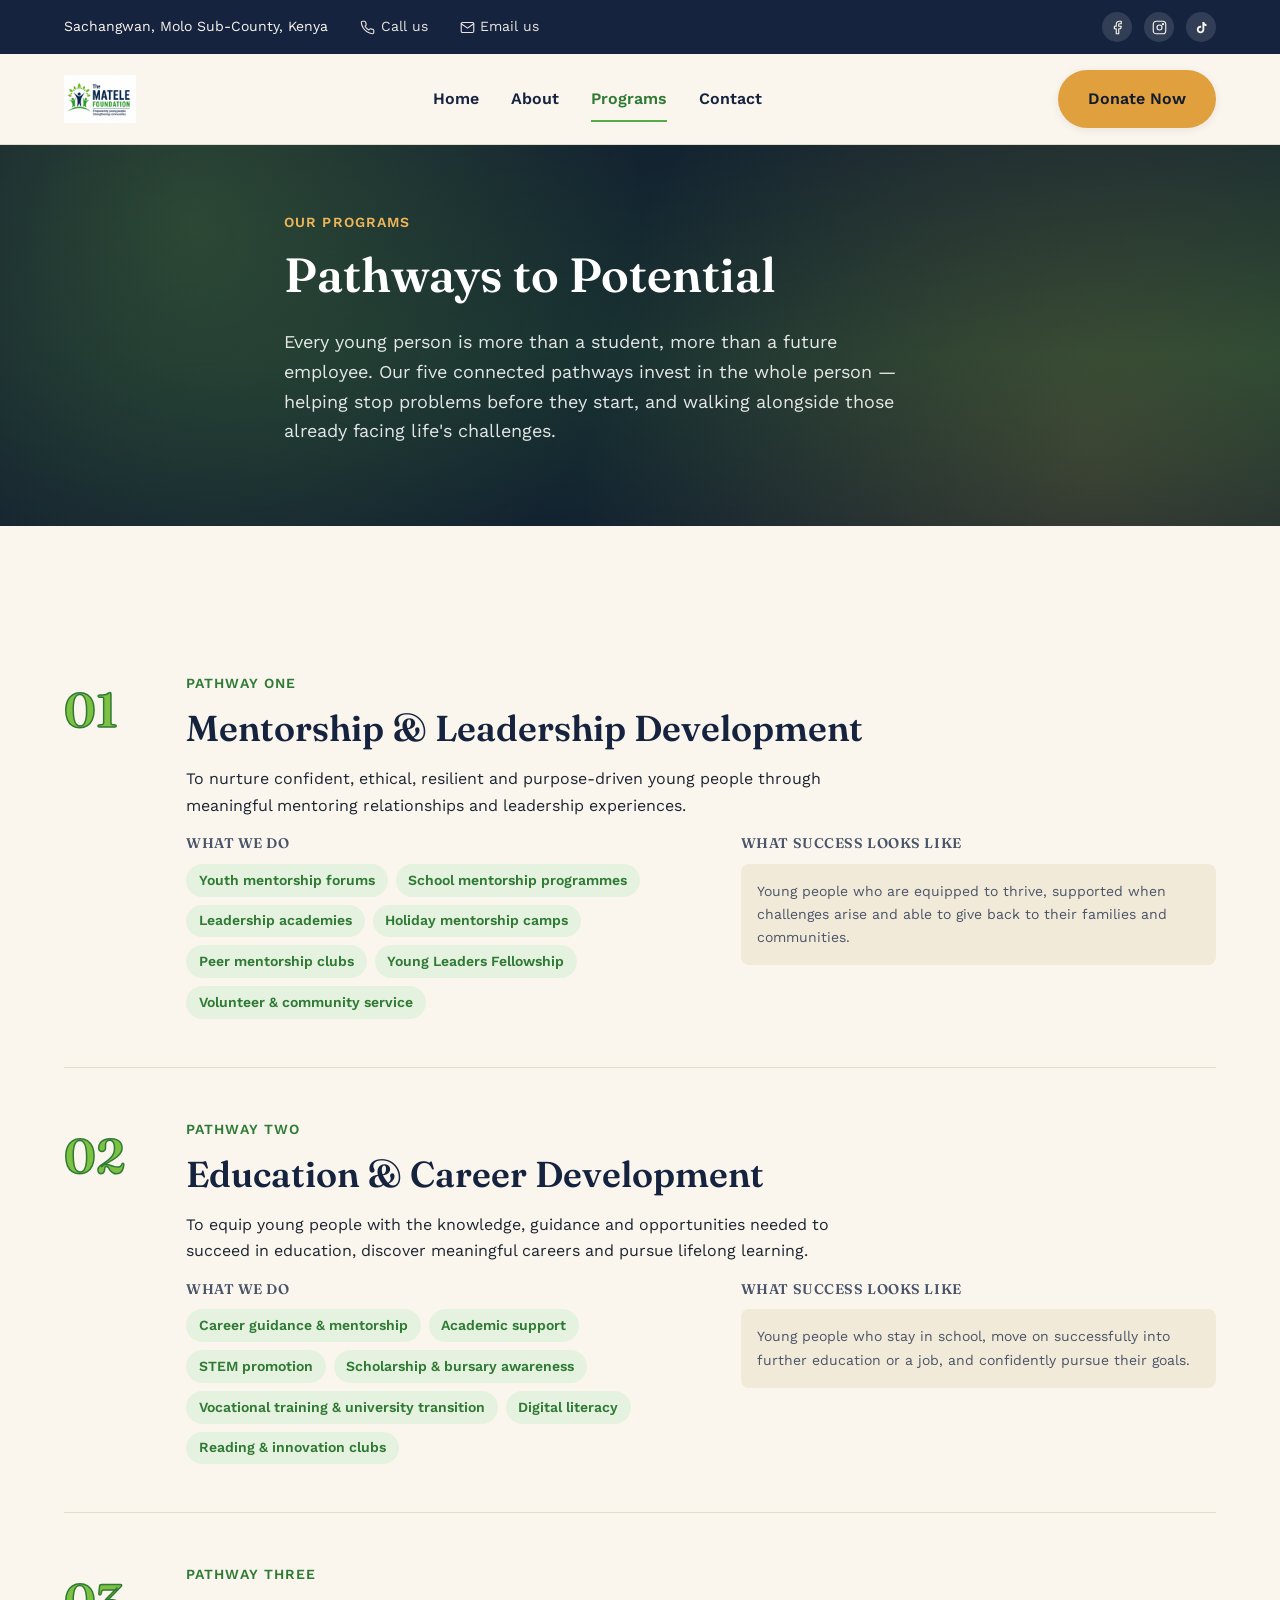
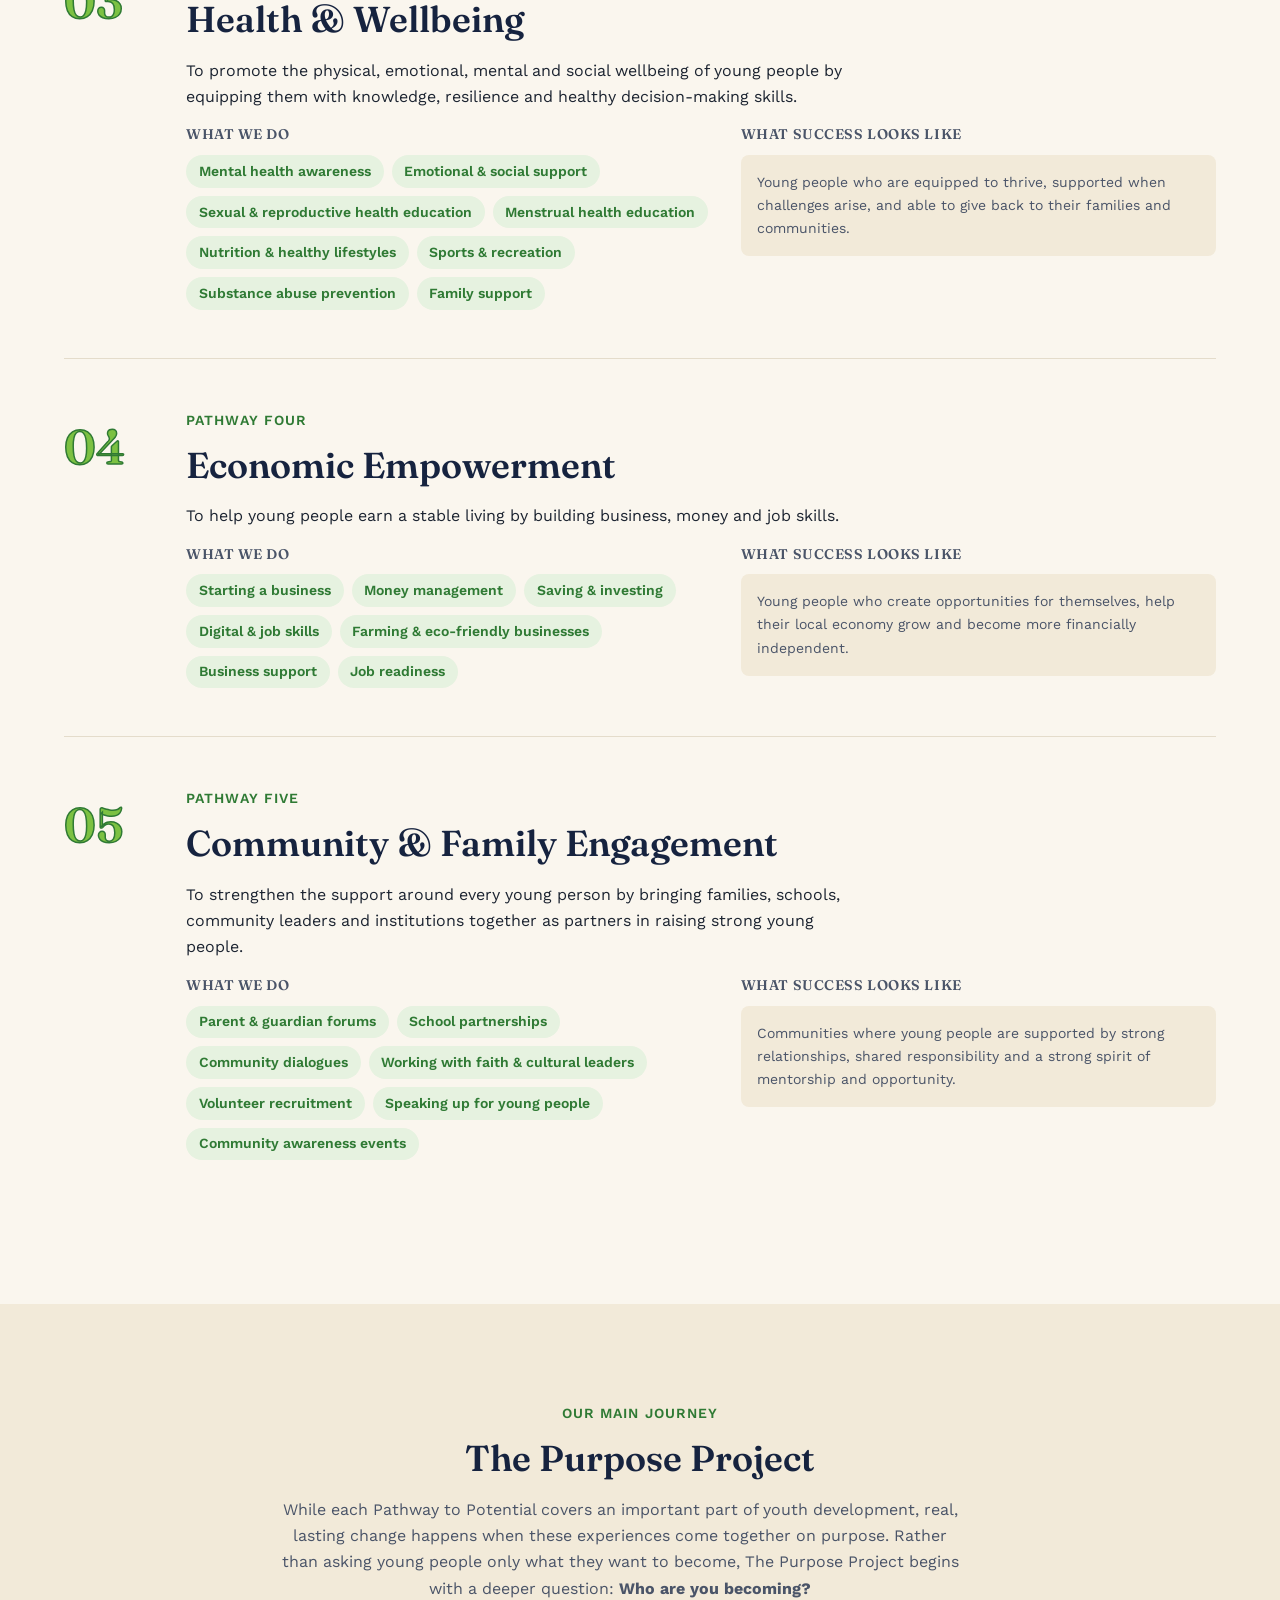
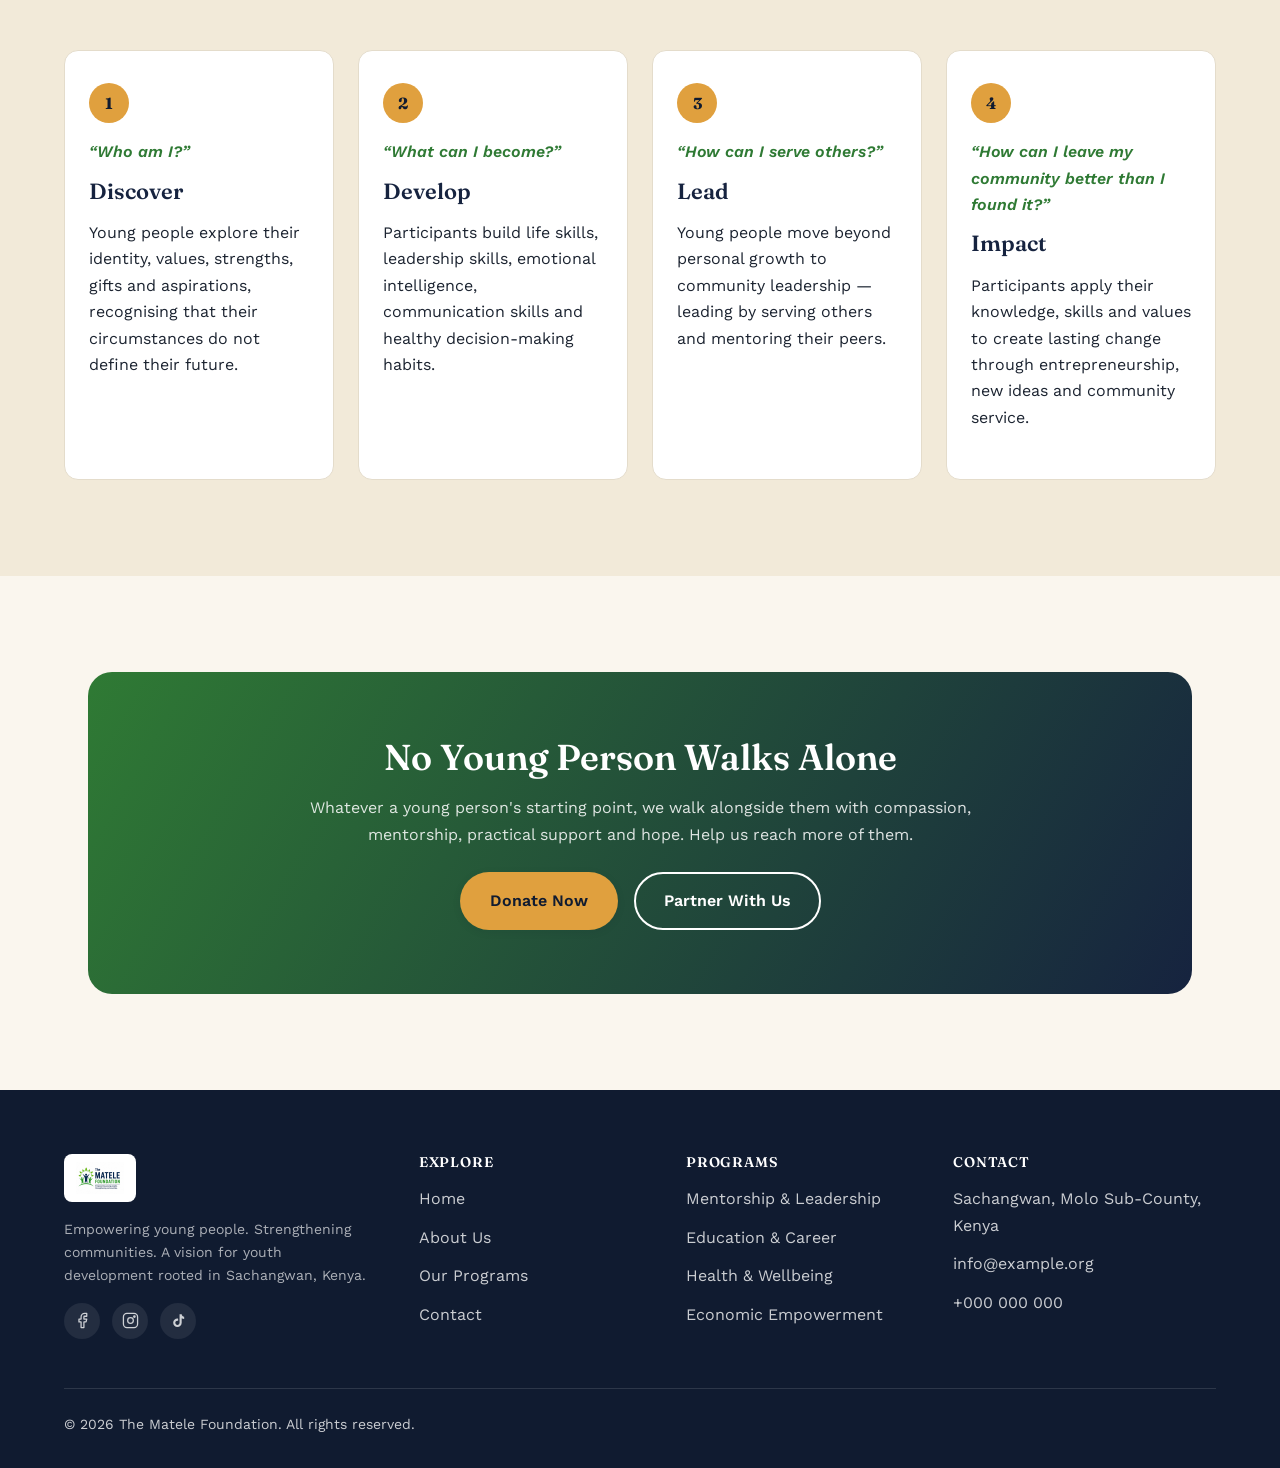
<file: programs.html>
<!DOCTYPE html>
<html lang="en">
<head>
  <meta charset="UTF-8" />
  <meta name="viewport" content="width=device-width, initial-scale=1" />
  <title>Our Programs | The Matele Foundation</title>
  <meta name="description" content="Explore the Matele Foundation's five Pathways to Potential and The Purpose Project — our flagship youth development journey in Sachangwan, Kenya." />
  <link rel="icon" href="assets/images/matele-logo.jpeg" type="image/jpeg" />
  <link rel="preconnect" href="https://fonts.googleapis.com" />
  <link rel="preconnect" href="https://fonts.gstatic.com" crossorigin />
  <link href="https://fonts.googleapis.com/css2?family=Fraunces:ital,wght@0,600;0,700;1,600&family=Work+Sans:wght@400;500;600;700&display=swap" rel="stylesheet" />
  <link rel="stylesheet" href="css/style.css" />
</head>
<body>
  <a class="skip-link" href="#main">Skip to main content</a>

  <div class="topbar">
    <div class="container">
      <div class="topbar-info">
        <span>
          <!-- TODO: add physical address here -->
          Sachangwan, Molo Sub-County, Kenya
        </span>
        <a href="tel:+000000000">
          <svg width="15" height="15" viewBox="0 0 24 24" fill="none" stroke="currentColor" stroke-width="1.8" stroke-linecap="round" stroke-linejoin="round"><path d="M22 16.92v3a2 2 0 0 1-2.18 2 19.79 19.79 0 0 1-8.63-3.07 19.5 19.5 0 0 1-6-6 19.79 19.79 0 0 1-3.07-8.67A2 2 0 0 1 4.11 2h3a2 2 0 0 1 2 1.72c.127.96.362 1.903.7 2.81a2 2 0 0 1-.45 2.11L8.09 9.91a16 16 0 0 0 6 6l1.27-1.27a2 2 0 0 1 2.11-.45c.907.338 1.85.573 2.81.7A2 2 0 0 1 22 16.92z"/></svg>
          <!-- TODO: add phone number here -->
          Call us
        </a>
        <a href="mailto:info@example.org">
          <svg width="15" height="15" viewBox="0 0 24 24" fill="none" stroke="currentColor" stroke-width="1.8" stroke-linecap="round" stroke-linejoin="round"><path d="M22 6 12 13 2 6"/><rect x="2" y="4" width="20" height="16" rx="2"/></svg>
          <!-- TODO: add email address here -->
          Email us
        </a>
      </div>
      <div class="topbar-social">
<a href="https://www.facebook.com/share/1H4xpjEiQx/" target="_blank" rel="noopener" aria-label="Facebook"><svg viewBox="0 0 24 24" fill="none" stroke="currentColor" stroke-width="1.8" stroke-linecap="round" stroke-linejoin="round"><path d="M18 2h-3a5 5 0 0 0-5 5v3H7v4h3v8h4v-8h3l1-4h-4V7a1 1 0 0 1 1-1h3z"/></svg></a>
        <a href="https://www.instagram.com/thematelefoundation?igsh=NDdiMDM2cmlqcXQ2" target="_blank" rel="noopener" aria-label="Instagram"><svg viewBox="0 0 24 24" fill="none" stroke="currentColor" stroke-width="1.8" stroke-linecap="round" stroke-linejoin="round"><rect x="2" y="2" width="20" height="20" rx="5"/><circle cx="12" cy="12" r="4"/><circle cx="17.5" cy="6.5" r="1"/></svg></a>
        <a href="https://www.tiktok.com/@thematelefoundation?_r=1&amp;_t=ZT-98UQlSihZBl" target="_blank" rel="noopener" aria-label="TikTok"><svg viewBox="0 0 24 24" fill="currentColor" stroke="none"><path d="M16.5 3c.3 1.9 1.6 3.4 3.5 3.8v3c-1.3 0-2.5-.4-3.5-1.1v6.6c0 3.3-2.7 6-6 6s-6-2.7-6-6 2.7-6 6-6c.3 0 .7 0 1 .1v3.1c-.3-.1-.7-.2-1-.2-1.7 0-3 1.3-3 3s1.3 3 3 3 3-1.3 3-3V3h3z"/></svg></a>
      </div>
    </div>
  </div>

  <header class="site-header">
    <div class="container navbar">
      <a class="brand" href="index.html">
        <img src="assets/images/matele-logo.jpeg" alt="The Matele Foundation logo" />
      </a>

      <nav class="nav-links" id="nav-links" aria-label="Primary">
        <a href="index.html">Home</a>
        <a href="about.html">About</a>
        <a href="programs.html" aria-current="page">Programs</a>
        <a href="contact.html">Contact</a>
      </nav>

      <div class="nav-actions">
        <a class="btn btn-cta" href="contact.html#donate">Donate Now</a>
        <button class="nav-toggle" aria-label="Toggle navigation menu" aria-expanded="false" aria-controls="nav-links">
          <svg viewBox="0 0 24 24" fill="none" stroke="currentColor" stroke-width="1.8" stroke-linecap="round" stroke-linejoin="round"><path d="M3 6h18M3 12h18M3 18h18"/></svg>
        </button>
      </div>
    </div>
  </header>

  <main id="main">
    <section class="hero page-hero">
      <div class="hero-pattern" aria-hidden="true"></div>
      <div class="container hero-inner">
        <span class="eyebrow">Our Programs</span>
        <h1>Pathways to Potential</h1>
        <p class="lead">
          Every young person is more than a student, more than a future employee. Our five
          connected pathways invest in the whole person &mdash; helping stop problems before
          they start, and walking alongside those already facing life's challenges.
        </p>
      </div>
    </section>

    <section>
      <div class="container">
        <div class="pathway" id="mentorship">
          <div class="pathway-index reveal">01</div>
          <div class="reveal">
            <span class="eyebrow">Pathway One</span>
            <h2>Mentorship &amp; Leadership Development</h2>
            <p>To nurture confident, ethical, resilient and purpose-driven young people through meaningful mentoring relationships and leadership experiences.</p>
            <div class="pathway-meta">
              <div>
                <h4>What We Do</h4>
                <div class="tag-list">
                  <span class="tag">Youth mentorship forums</span>
                  <span class="tag">School mentorship programmes</span>
                  <span class="tag">Leadership academies</span>
                  <span class="tag">Holiday mentorship camps</span>
                  <span class="tag">Peer mentorship clubs</span>
                  <span class="tag">Young Leaders Fellowship</span>
                  <span class="tag">Volunteer &amp; community service</span>
                </div>
              </div>
              <div>
                <h4>What Success Looks Like</h4>
                <div class="outcome-box">
                  Young people who are equipped to thrive, supported when challenges arise and
                  able to give back to their families and communities.
                </div>
              </div>
            </div>
          </div>
        </div>

        <div class="pathway" id="education">
          <div class="pathway-index reveal">02</div>
          <div class="reveal">
            <span class="eyebrow">Pathway Two</span>
            <h2>Education &amp; Career Development</h2>
            <p>To equip young people with the knowledge, guidance and opportunities needed to succeed in education, discover meaningful careers and pursue lifelong learning.</p>
            <div class="pathway-meta">
              <div>
                <h4>What We Do</h4>
                <div class="tag-list">
                  <span class="tag">Career guidance &amp; mentorship</span>
                  <span class="tag">Academic support</span>
                  <span class="tag">STEM promotion</span>
                  <span class="tag">Scholarship &amp; bursary awareness</span>
                  <span class="tag">Vocational training &amp; university transition</span>
                  <span class="tag">Digital literacy</span>
                  <span class="tag">Reading &amp; innovation clubs</span>
                </div>
              </div>
              <div>
                <h4>What Success Looks Like</h4>
                <div class="outcome-box">
                  Young people who stay in school, move on successfully into further
                  education or a job, and confidently pursue their goals.
                </div>
              </div>
            </div>
          </div>
        </div>

        <div class="pathway" id="health">
          <div class="pathway-index reveal">03</div>
          <div class="reveal">
            <span class="eyebrow">Pathway Three</span>
            <h2>Health &amp; Wellbeing</h2>
            <p>To promote the physical, emotional, mental and social wellbeing of young people by equipping them with knowledge, resilience and healthy decision-making skills.</p>
            <div class="pathway-meta">
              <div>
                <h4>What We Do</h4>
                <div class="tag-list">
                  <span class="tag">Mental health awareness</span>
                  <span class="tag">Emotional &amp; social support</span>
                  <span class="tag">Sexual &amp; reproductive health education</span>
                  <span class="tag">Menstrual health education</span>
                  <span class="tag">Nutrition &amp; healthy lifestyles</span>
                  <span class="tag">Sports &amp; recreation</span>
                  <span class="tag">Substance abuse prevention</span>
                  <span class="tag">Family support</span>
                </div>
              </div>
              <div>
                <h4>What Success Looks Like</h4>
                <div class="outcome-box">
                  Young people who are equipped to thrive, supported when challenges arise, and
                  able to give back to their families and communities.
                </div>
              </div>
            </div>
          </div>
        </div>

        <div class="pathway" id="economic">
          <div class="pathway-index reveal">04</div>
          <div class="reveal">
            <span class="eyebrow">Pathway Four</span>
            <h2>Economic Empowerment</h2>
            <p>To help young people earn a stable living by building business, money and job skills.</p>
            <div class="pathway-meta">
              <div>
                <h4>What We Do</h4>
                <div class="tag-list">
                  <span class="tag">Starting a business</span>
                  <span class="tag">Money management</span>
                  <span class="tag">Saving &amp; investing</span>
                  <span class="tag">Digital &amp; job skills</span>
                  <span class="tag">Farming &amp; eco-friendly businesses</span>
                  <span class="tag">Business support</span>
                  <span class="tag">Job readiness</span>
                </div>
              </div>
              <div>
                <h4>What Success Looks Like</h4>
                <div class="outcome-box">
                  Young people who create opportunities for themselves, help their local
                  economy grow and become more financially independent.
                </div>
              </div>
            </div>
          </div>
        </div>

        <div class="pathway" id="community">
          <div class="pathway-index reveal">05</div>
          <div class="reveal">
            <span class="eyebrow">Pathway Five</span>
            <h2>Community &amp; Family Engagement</h2>
            <p>To strengthen the support around every young person by bringing families, schools, community leaders and institutions together as partners in raising strong young people.</p>
            <div class="pathway-meta">
              <div>
                <h4>What We Do</h4>
                <div class="tag-list">
                  <span class="tag">Parent &amp; guardian forums</span>
                  <span class="tag">School partnerships</span>
                  <span class="tag">Community dialogues</span>
                  <span class="tag">Working with faith &amp; cultural leaders</span>
                  <span class="tag">Volunteer recruitment</span>
                  <span class="tag">Speaking up for young people</span>
                  <span class="tag">Community awareness events</span>
                </div>
              </div>
              <div>
                <h4>What Success Looks Like</h4>
                <div class="outcome-box">
                  Communities where young people are supported by strong relationships, shared
                  responsibility and a strong spirit of mentorship and opportunity.
                </div>
              </div>
            </div>
          </div>
        </div>
      </div>
    </section>

    <section class="bg-cream-dark">
      <div class="container">
        <div class="section-head center reveal">
          <span class="eyebrow">Our Main Journey</span>
          <h2>The Purpose Project</h2>
          <p class="text-muted">
            While each Pathway to Potential covers an important part of youth
            development, real, lasting change happens when these experiences come
            together on purpose. Rather than asking young people only what they want to
            become, The Purpose Project begins with a deeper question:
            <strong>Who are you becoming?</strong>
          </p>
        </div>

        <div class="steps reveal">
          <div class="step">
            <span class="step-num" aria-hidden="true"></span>
            <p class="step-question">&ldquo;Who am I?&rdquo;</p>
            <h3>Discover</h3>
            <p>Young people explore their identity, values, strengths, gifts and aspirations, recognising that their circumstances do not define their future.</p>
          </div>
          <div class="step">
            <span class="step-num" aria-hidden="true"></span>
            <p class="step-question">&ldquo;What can I become?&rdquo;</p>
            <h3>Develop</h3>
            <p>Participants build life skills, leadership skills, emotional intelligence, communication skills and healthy decision-making habits.</p>
          </div>
          <div class="step">
            <span class="step-num" aria-hidden="true"></span>
            <p class="step-question">&ldquo;How can I serve others?&rdquo;</p>
            <h3>Lead</h3>
            <p>Young people move beyond personal growth to community leadership &mdash; leading by serving others and mentoring their peers.</p>
          </div>
          <div class="step">
            <span class="step-num" aria-hidden="true"></span>
            <p class="step-question">&ldquo;How can I leave my community better than I found it?&rdquo;</p>
            <h3>Impact</h3>
            <p>Participants apply their knowledge, skills and values to create lasting change through entrepreneurship, new ideas and community service.</p>
          </div>
        </div>
      </div>
    </section>

    <section>
      <div class="container">
        <div class="cta-band reveal">
          <h2>No Young Person Walks Alone</h2>
          <p>Whatever a young person's starting point, we walk alongside them with compassion, mentorship, practical support and hope. Help us reach more of them.</p>
          <div class="hero-actions">
            <a class="btn btn-cta" href="contact.html#donate">Donate Now</a>
            <a class="btn btn-outline on-dark" href="contact.html">Partner With Us</a>
          </div>
        </div>
      </div>
    </section>
  </main>

  <footer class="site-footer">
    <div class="container">
      <div class="footer-grid">
        <div class="footer-brand">
          <img src="assets/images/matele-logo.jpeg" alt="The Matele Foundation logo" />
          <p>Empowering young people. Strengthening communities. A vision for youth development rooted in Sachangwan, Kenya.</p>
          <div class="footer-social">
<a href="https://www.facebook.com/share/1H4xpjEiQx/" target="_blank" rel="noopener" aria-label="Facebook"><svg viewBox="0 0 24 24" fill="none" stroke="currentColor" stroke-width="1.8" stroke-linecap="round" stroke-linejoin="round"><path d="M18 2h-3a5 5 0 0 0-5 5v3H7v4h3v8h4v-8h3l1-4h-4V7a1 1 0 0 1 1-1h3z"/></svg></a>
            <a href="https://www.instagram.com/thematelefoundation?igsh=NDdiMDM2cmlqcXQ2" target="_blank" rel="noopener" aria-label="Instagram"><svg viewBox="0 0 24 24" fill="none" stroke="currentColor" stroke-width="1.8" stroke-linecap="round" stroke-linejoin="round"><rect x="2" y="2" width="20" height="20" rx="5"/><circle cx="12" cy="12" r="4"/><circle cx="17.5" cy="6.5" r="1"/></svg></a>
            <a href="https://www.tiktok.com/@thematelefoundation?_r=1&amp;_t=ZT-98UQlSihZBl" target="_blank" rel="noopener" aria-label="TikTok"><svg viewBox="0 0 24 24" fill="currentColor" stroke="none"><path d="M16.5 3c.3 1.9 1.6 3.4 3.5 3.8v3c-1.3 0-2.5-.4-3.5-1.1v6.6c0 3.3-2.7 6-6 6s-6-2.7-6-6 2.7-6 6-6c.3 0 .7 0 1 .1v3.1c-.3-.1-.7-.2-1-.2-1.7 0-3 1.3-3 3s1.3 3 3 3 3-1.3 3-3V3h3z"/></svg></a>
          </div>
        </div>
        <div class="footer-col">
          <h4>Explore</h4>
          <ul>
            <li><a href="index.html">Home</a></li>
            <li><a href="about.html">About Us</a></li>
            <li><a href="programs.html">Our Programs</a></li>
            <li><a href="contact.html">Contact</a></li>
          </ul>
        </div>
        <div class="footer-col">
          <h4>Programs</h4>
          <ul>
            <li><a href="programs.html#mentorship">Mentorship &amp; Leadership</a></li>
            <li><a href="programs.html#education">Education &amp; Career</a></li>
            <li><a href="programs.html#health">Health &amp; Wellbeing</a></li>
            <li><a href="programs.html#economic">Economic Empowerment</a></li>
          </ul>
        </div>
        <div class="footer-col">
          <h4>Contact</h4>
          <ul>
            <!-- TODO: replace with real contact details -->
            <li>Sachangwan, Molo Sub-County, Kenya</li>
            <li><a href="mailto:info@example.org">info@example.org</a></li>
            <li><a href="tel:+000000000">+000 000 000</a></li>
          </ul>
        </div>
      </div>
      <div class="footer-bottom">
        <span>&copy; <span id="year"></span> The Matele Foundation. All rights reserved.</span>
      </div>
    </div>
  </footer>

  <script src="js/main.js"></script>
  <script>document.getElementById("year").textContent = new Date().getFullYear();</script>
</body>
</html>
</file>
<file: css/style.css>
/* ==========================================================================
   Matele Foundation — Design Tokens
   Palette derived from the Foundation logo (navy + two-tone green),
   with a warm amber accent reserved for Donate / primary CTAs.
   ========================================================================== */

:root {
  /* Brand colors */
  --color-navy-900: #101b30;
  --color-navy-800: #16233f;
  --color-navy-700: #223458;
  --color-navy-600: #3a4d76;
  --color-green-700: #2f7a34;
  --color-green-600: #3f9142;
  --color-green-500: #56ab49;
  --color-green-400: #7cc142;
  --color-green-100: #e6f2e0;
  --color-amber-600: #c8862a;
  --color-amber-500: #e0a03e;
  --color-amber-400: #eeb559;
  --color-amber-100: #fbead0;

  /* Neutrals */
  --color-cream: #faf6ee;
  --color-cream-dark: #f2ead9;
  --color-white: #ffffff;
  --color-ink: #1c2431;
  --color-ink-soft: #4a5468;
  --color-border: #e4dccb;

  /* Semantic tokens */
  --color-bg: var(--color-cream);
  --color-surface: var(--color-white);
  --color-text: var(--color-ink);
  --color-text-muted: var(--color-ink-soft);
  --color-primary: var(--color-green-600);
  --color-primary-dark: var(--color-green-700);
  --color-accent: var(--color-navy-800);
  --color-cta: var(--color-amber-500);
  --color-cta-dark: var(--color-amber-600);
  --color-focus: var(--color-green-500);

  /* Typography */
  --font-display: "Fraunces", "Georgia", serif;
  --font-body: "Work Sans", "Segoe UI", system-ui, sans-serif;

  --fs-sm: 0.875rem;
  --fs-base: 1rem;
  --fs-md: 1.125rem;
  --fs-lg: 1.375rem;
  --fs-xl: 1.75rem;
  --fs-2xl: 2.25rem;
  --fs-3xl: 3rem;
  --fs-4xl: 3.75rem;

  /* Spacing (4/8pt rhythm) */
  --space-1: 0.5rem;
  --space-2: 0.75rem;
  --space-3: 1rem;
  --space-4: 1.5rem;
  --space-5: 2rem;
  --space-6: 3rem;
  --space-7: 4rem;
  --space-8: 6rem;

  /* Layout */
  --container-max: 1200px;
  --radius-sm: 8px;
  --radius-md: 14px;
  --radius-lg: 24px;
  --shadow-sm: 0 2px 8px rgba(16, 27, 48, 0.08);
  --shadow-md: 0 12px 32px rgba(16, 27, 48, 0.12);
  --transition-fast: 180ms ease;
  --transition-base: 260ms ease;
}

/* ==========================================================================
   Reset & base
   ========================================================================== */

*,
*::before,
*::after {
  box-sizing: border-box;
}

html {
  scroll-behavior: smooth;
}

@media (prefers-reduced-motion: reduce) {
  html {
    scroll-behavior: auto;
  }
  *,
  *::before,
  *::after {
    animation-duration: 0.01ms !important;
    animation-iteration-count: 1 !important;
    transition-duration: 0.01ms !important;
    scroll-behavior: auto !important;
  }
}

body {
  margin: 0;
  min-height: 100dvh;
  font-family: var(--font-body);
  font-size: var(--fs-base);
  line-height: 1.65;
  color: var(--color-text);
  background: var(--color-bg);
  -webkit-font-smoothing: antialiased;
}

img {
  max-width: 100%;
  display: block;
}

a {
  color: inherit;
  text-decoration: none;
}

ul {
  list-style: none;
  margin: 0;
  padding: 0;
}

h1,
h2,
h3,
h4 {
  font-family: var(--font-display);
  color: var(--color-navy-800);
  line-height: 1.2;
  margin: 0 0 var(--space-3);
  font-weight: 600;
}

h1 {
  font-size: var(--fs-4xl);
}
h2 {
  font-size: var(--fs-2xl);
}
h3 {
  font-size: var(--fs-lg);
}
h4 {
  font-size: var(--fs-md);
}

p {
  margin: 0 0 var(--space-3);
  max-width: 68ch;
}

button {
  font-family: inherit;
}

/* Focus visibility (accessibility) */
a:focus-visible,
button:focus-visible,
input:focus-visible,
textarea:focus-visible,
select:focus-visible {
  outline: 3px solid var(--color-focus);
  outline-offset: 3px;
  border-radius: var(--radius-sm);
}

/* Skip link */
.skip-link {
  position: absolute;
  left: -9999px;
  top: 0;
  background: var(--color-navy-800);
  color: var(--color-white);
  padding: var(--space-2) var(--space-3);
  z-index: 1000;
  border-radius: 0 0 var(--radius-sm) 0;
}

.skip-link:focus {
  left: 0;
}

/* ==========================================================================
   Layout helpers
   ========================================================================== */

.container {
  width: 100%;
  max-width: var(--container-max);
  margin-inline: auto;
  padding-inline: var(--space-4);
}

section {
  padding-block: var(--space-8);
}

.section-tight {
  padding-block: var(--space-6);
}

.eyebrow {
  display: inline-block;
  font-family: var(--font-body);
  font-weight: 600;
  font-size: var(--fs-sm);
  letter-spacing: 0.08em;
  text-transform: uppercase;
  color: var(--color-primary-dark);
  margin-bottom: var(--space-2);
}

.section-head {
  max-width: 720px;
  margin-bottom: var(--space-6);
}

.section-head.center {
  margin-inline: auto;
  text-align: center;
}

.text-muted {
  color: var(--color-text-muted);
}

.grid {
  display: grid;
  gap: var(--space-5);
}

.grid-2 {
  grid-template-columns: repeat(2, 1fr);
}

.grid-3 {
  grid-template-columns: repeat(3, 1fr);
}

.grid-4 {
  grid-template-columns: repeat(4, 1fr);
}

.grid-5 {
  grid-template-columns: repeat(5, 1fr);
}

@media (max-width: 1024px) {
  .grid-4,
  .grid-5 {
    grid-template-columns: repeat(2, 1fr);
  }
}

@media (max-width: 768px) {
  .grid-2,
  .grid-3,
  .grid-4,
  .grid-5 {
    grid-template-columns: 1fr;
  }
}

/* ==========================================================================
   Buttons
   ========================================================================== */

.btn {
  display: inline-flex;
  align-items: center;
  justify-content: center;
  gap: var(--space-2);
  padding: 0.85rem 1.75rem;
  border-radius: 999px;
  font-weight: 600;
  font-size: var(--fs-base);
  border: 2px solid transparent;
  cursor: pointer;
  transition: transform var(--transition-fast), box-shadow var(--transition-fast),
    background-color var(--transition-fast), color var(--transition-fast),
    border-color var(--transition-fast);
  min-height: 44px;
  touch-action: manipulation;
}

.btn:hover {
  transform: translateY(-2px);
}

.btn:active {
  transform: translateY(0);
}

.btn-cta {
  background: var(--color-cta);
  color: var(--color-navy-900);
  box-shadow: var(--shadow-sm);
}

.btn-cta:hover {
  background: var(--color-cta-dark);
  box-shadow: var(--shadow-md);
}

.btn-primary {
  background: var(--color-navy-800);
  color: var(--color-white);
}

.btn-primary:hover {
  background: var(--color-navy-700);
  box-shadow: var(--shadow-md);
}

.btn-outline {
  background: transparent;
  border-color: var(--color-navy-800);
  color: var(--color-navy-800);
}

.btn-outline.on-dark {
  border-color: var(--color-white);
  color: var(--color-white);
}

.btn-outline:hover {
  background: var(--color-navy-800);
  color: var(--color-white);
}

.btn-outline.on-dark:hover {
  background: var(--color-white);
  color: var(--color-navy-800);
}

.btn[disabled] {
  opacity: 0.5;
  cursor: not-allowed;
  transform: none;
}

/* ==========================================================================
   Header / Navigation
   ========================================================================== */

.topbar {
  background: var(--color-navy-800);
  color: var(--color-cream);
  font-size: var(--fs-sm);
}

.topbar .container {
  display: flex;
  align-items: center;
  justify-content: space-between;
  padding-block: var(--space-2);
  gap: var(--space-4);
  flex-wrap: wrap;
}

.topbar-info {
  display: flex;
  gap: var(--space-5);
  flex-wrap: wrap;
}

.topbar-info a {
  display: inline-flex;
  align-items: center;
  gap: 0.4em;
  opacity: 0.92;
}

.topbar-info a:hover {
  opacity: 1;
  text-decoration: underline;
}

.topbar-social {
  display: flex;
  gap: var(--space-2);
}

.topbar-social a {
  width: 30px;
  height: 30px;
  display: inline-flex;
  align-items: center;
  justify-content: center;
  border-radius: 50%;
  background: rgba(255, 255, 255, 0.12);
  transition: background var(--transition-fast);
}

.topbar-social a:hover {
  background: var(--color-green-500);
}

.topbar-social svg {
  width: 15px;
  height: 15px;
}

.site-header {
  position: sticky;
  top: 0;
  z-index: 100;
  background: var(--color-cream);
  border-bottom: 1px solid var(--color-border);
}

.navbar {
  display: flex;
  align-items: center;
  justify-content: space-between;
  padding-block: var(--space-3);
  gap: var(--space-4);
}

.brand {
  display: flex;
  align-items: center;
  gap: var(--space-2);
  min-width: 0;
}

.brand img {
  height: 48px;
  width: auto;
}

.nav-links {
  display: flex;
  align-items: center;
  gap: var(--space-5);
  font-weight: 600;
}

.nav-links a {
  position: relative;
  padding-block: var(--space-1);
  color: var(--color-navy-800);
}

.nav-links a::after {
  content: "";
  position: absolute;
  left: 0;
  bottom: -2px;
  height: 2px;
  width: 0;
  background: var(--color-green-500);
  transition: width var(--transition-fast);
}

.nav-links a:hover::after,
.nav-links a[aria-current="page"]::after {
  width: 100%;
}

.nav-links a[aria-current="page"] {
  color: var(--color-green-700);
}

.nav-actions {
  display: flex;
  align-items: center;
  gap: var(--space-3);
}

.nav-toggle {
  display: none;
  background: none;
  border: none;
  cursor: pointer;
  padding: var(--space-1);
  min-width: 44px;
  min-height: 44px;
  align-items: center;
  justify-content: center;
}

.nav-toggle svg {
  width: 26px;
  height: 26px;
}

@media (max-width: 900px) {
  .topbar-info span:nth-child(1) {
    display: none;
  }

  .nav-toggle {
    display: inline-flex;
  }

  .nav-links {
    position: absolute;
    top: 100%;
    left: 0;
    right: 0;
    background: var(--color-cream);
    border-bottom: 1px solid var(--color-border);
    flex-direction: column;
    align-items: flex-start;
    gap: 0;
    padding: var(--space-3) var(--space-4) var(--space-4);
    display: none;
    box-shadow: var(--shadow-sm);
  }

  .nav-links.open {
    display: flex;
  }

  .nav-links a {
    width: 100%;
    padding-block: var(--space-2);
    border-bottom: 1px solid var(--color-border);
  }

  .nav-actions .btn-cta {
    padding: 0.65rem 1.25rem;
    font-size: var(--fs-sm);
  }
}

/* ==========================================================================
   Hero
   ========================================================================== */

.hero {
  position: relative;
  color: var(--color-white);
  background: linear-gradient(180deg, rgba(16, 27, 48, 0.78), rgba(16, 27, 48, 0.55) 55%, rgba(16, 27, 48, 0.85)),
    linear-gradient(135deg, var(--color-navy-900), var(--color-green-700));
  padding-block: var(--space-8);
  overflow: hidden;
}

.hero-inner {
  position: relative;
  max-width: 760px;
  z-index: 1;
}

.hero .eyebrow {
  color: var(--color-amber-400);
}

.hero h1 {
  color: var(--color-white);
  font-size: clamp(2.5rem, 5vw, var(--fs-4xl));
  margin-bottom: var(--space-4);
}

.hero h1 em {
  font-style: italic;
  color: var(--color-green-400);
}

.hero p.lead {
  font-size: var(--fs-md);
  color: rgba(255, 255, 255, 0.88);
  max-width: 56ch;
}

.hero-actions {
  display: flex;
  gap: var(--space-3);
  flex-wrap: wrap;
  margin-top: var(--space-5);
}

.hero-pattern {
  position: absolute;
  inset: 0;
  background-image: radial-gradient(circle at 15% 20%, rgba(124, 193, 66, 0.25), transparent 40%),
    radial-gradient(circle at 85% 80%, rgba(224, 160, 62, 0.18), transparent 45%);
  pointer-events: none;
}

.page-hero {
  padding-block: var(--space-7);
}

.page-hero h1 {
  color: var(--color-white);
  font-size: clamp(2rem, 4vw, var(--fs-3xl));
}

/* ==========================================================================
   Cards
   ========================================================================== */

.card {
  background: var(--color-surface);
  border-radius: var(--radius-md);
  padding: var(--space-5);
  box-shadow: var(--shadow-sm);
  border: 1px solid var(--color-border);
  transition: transform var(--transition-base), box-shadow var(--transition-base);
}

.card:hover {
  transform: translateY(-4px);
  box-shadow: var(--shadow-md);
}

.card-icon {
  width: 56px;
  height: 56px;
  border-radius: var(--radius-sm);
  background: var(--color-green-100);
  color: var(--color-green-700);
  display: inline-flex;
  align-items: center;
  justify-content: center;
  margin-bottom: var(--space-3);
}

.card-icon svg {
  width: 28px;
  height: 28px;
}

.card h3 {
  margin-bottom: var(--space-2);
}

.card p:last-child {
  margin-bottom: 0;
}

.card-link {
  display: inline-flex;
  align-items: center;
  gap: 0.4em;
  margin-top: var(--space-2);
  font-weight: 600;
  color: var(--color-green-700);
}

.card-link svg {
  width: 16px;
  height: 16px;
  transition: transform var(--transition-fast);
}

.card-link:hover svg {
  transform: translateX(3px);
}

/* Value / pillar mini cards */
.mini-card {
  border-left: 4px solid var(--color-green-500);
  padding: var(--space-3) var(--space-4);
  background: var(--color-surface);
  border-radius: 0 var(--radius-sm) var(--radius-sm) 0;
  box-shadow: var(--shadow-sm);
}

.mini-card h4 {
  margin-bottom: var(--space-1);
  color: var(--color-navy-800);
}

.mini-card p {
  margin-bottom: 0;
  color: var(--color-text-muted);
  font-size: var(--fs-sm);
}

/* ==========================================================================
   Split / two-column feature section
   ========================================================================== */

.split {
  display: grid;
  grid-template-columns: 1fr 1fr;
  gap: var(--space-7);
  align-items: center;
}

@media (max-width: 900px) {
  .split {
    grid-template-columns: 1fr;
    gap: var(--space-5);
  }
}

.split-media {
  background: var(--color-navy-800);
  border-radius: var(--radius-lg);
  min-height: 320px;
  display: flex;
  align-items: center;
  justify-content: center;
  color: var(--color-white);
  position: relative;
  overflow: hidden;
}

.split-media.alt {
  background: linear-gradient(155deg, var(--color-green-700), var(--color-green-500));
}

.split-media img {
  width: 100%;
  height: 100%;
  object-fit: contain;
  padding: var(--space-6);
}

.check-list li {
  display: flex;
  align-items: flex-start;
  gap: var(--space-2);
  margin-bottom: var(--space-2);
  font-weight: 500;
}

.check-list svg {
  flex-shrink: 0;
  width: 22px;
  height: 22px;
  color: var(--color-green-600);
  margin-top: 2px;
}

/* ==========================================================================
   Quote / philosophy band
   ========================================================================== */

.quote-band {
  background: var(--color-navy-800);
  color: var(--color-white);
  text-align: center;
}

.quote-band blockquote {
  font-family: var(--font-display);
  font-size: clamp(1.5rem, 3vw, var(--fs-2xl));
  font-style: italic;
  max-width: 820px;
  margin: 0 auto var(--space-3);
  color: var(--color-white);
  line-height: 1.4;
}

.quote-band cite {
  font-style: normal;
  color: var(--color-green-400);
  font-weight: 600;
  letter-spacing: 0.03em;
}

/* ==========================================================================
   Stats
   ========================================================================== */

.stats-band {
  background: var(--color-cream-dark);
  border-top: 1px solid var(--color-border);
  border-bottom: 1px solid var(--color-border);
}

.stat {
  text-align: center;
}

.stat .num {
  font-family: var(--font-display);
  font-size: var(--fs-3xl);
  color: var(--color-green-700);
  font-weight: 600;
  display: block;
}

.stat .label {
  color: var(--color-text-muted);
  font-weight: 600;
  font-size: var(--fs-sm);
  text-transform: uppercase;
  letter-spacing: 0.04em;
}

/* ==========================================================================
   CTA band
   ========================================================================== */

.cta-band {
  background: linear-gradient(120deg, var(--color-green-700), var(--color-navy-800));
  color: var(--color-white);
  border-radius: var(--radius-lg);
  padding: var(--space-7) var(--space-6);
  text-align: center;
  margin-inline: var(--space-4);
}

.cta-band h2 {
  color: var(--color-white);
}

.cta-band p {
  margin-inline: auto;
  color: rgba(255, 255, 255, 0.85);
}

.cta-band .hero-actions {
  justify-content: center;
  margin-top: var(--space-4);
}

/* ==========================================================================
   Timeline / stage steps (Purpose Project)
   ========================================================================== */

.steps {
  display: grid;
  grid-template-columns: repeat(4, 1fr);
  gap: var(--space-4);
  counter-reset: step;
}

@media (max-width: 900px) {
  .steps {
    grid-template-columns: repeat(2, 1fr);
  }
}

@media (max-width: 560px) {
  .steps {
    grid-template-columns: 1fr;
  }
}

.step {
  position: relative;
  background: var(--color-surface);
  border-radius: var(--radius-md);
  padding: var(--space-5) var(--space-4);
  border: 1px solid var(--color-border);
}

.step .step-num {
  counter-increment: step;
  display: inline-flex;
  align-items: center;
  justify-content: center;
  width: 40px;
  height: 40px;
  border-radius: 50%;
  background: var(--color-amber-500);
  color: var(--color-navy-900);
  font-weight: 700;
  font-family: var(--font-display);
  margin-bottom: var(--space-3);
}

.step .step-num::before {
  content: counter(step);
}

.step .step-question {
  font-style: italic;
  color: var(--color-green-700);
  font-weight: 600;
  margin-bottom: var(--space-2);
}

/* ==========================================================================
   Pathway detail rows (Programs page)
   ========================================================================== */

.pathway {
  display: grid;
  grid-template-columns: 90px 1fr;
  gap: var(--space-5);
  padding-block: var(--space-6);
  border-bottom: 1px solid var(--color-border);
}

.pathway:last-child {
  border-bottom: none;
}

.pathway-index {
  font-family: var(--font-display);
  font-size: var(--fs-3xl);
  color: var(--color-green-400);
  -webkit-text-stroke: 1.5px var(--color-green-700);
  font-weight: 600;
}

@media (max-width: 700px) {
  .pathway {
    grid-template-columns: 1fr;
    gap: var(--space-2);
  }
}

.pathway-meta {
  display: grid;
  grid-template-columns: 1.1fr 1fr;
  gap: var(--space-5);
  margin-top: var(--space-3);
}

@media (max-width: 700px) {
  .pathway-meta {
    grid-template-columns: 1fr;
  }
}

.pathway-meta h4 {
  font-size: var(--fs-sm);
  text-transform: uppercase;
  letter-spacing: 0.04em;
  color: var(--color-text-muted);
  margin-bottom: var(--space-2);
}

.tag-list {
  display: flex;
  flex-wrap: wrap;
  gap: var(--space-1);
}

.tag {
  background: var(--color-green-100);
  color: var(--color-green-700);
  padding: 0.3rem 0.8rem;
  border-radius: 999px;
  font-size: var(--fs-sm);
  font-weight: 600;
}

.outcome-box {
  background: var(--color-cream-dark);
  border-radius: var(--radius-sm);
  padding: var(--space-3);
  color: var(--color-text-muted);
  font-size: var(--fs-sm);
}

/* ==========================================================================
   Forms (Contact page)
   ========================================================================== */

.form-grid {
  display: grid;
  gap: var(--space-4);
}

.form-row {
  display: grid;
  grid-template-columns: 1fr 1fr;
  gap: var(--space-4);
}

@media (max-width: 640px) {
  .form-row {
    grid-template-columns: 1fr;
  }
}

.field {
  display: flex;
  flex-direction: column;
  gap: var(--space-1);
}

.field label {
  font-weight: 600;
  font-size: var(--fs-sm);
  color: var(--color-navy-800);
}

.field .required {
  color: var(--color-cta-dark);
}

.field input,
.field textarea,
.field select {
  border: 1.5px solid var(--color-border);
  border-radius: var(--radius-sm);
  padding: 0.85rem 1rem;
  font-family: var(--font-body);
  font-size: var(--fs-base);
  background: var(--color-surface);
  color: var(--color-text);
  min-height: 44px;
  transition: border-color var(--transition-fast);
}

.field textarea {
  min-height: 140px;
  resize: vertical;
}

.field input:focus,
.field textarea:focus,
.field select:focus {
  border-color: var(--color-green-500);
}

.field small {
  color: var(--color-text-muted);
  font-size: 0.8rem;
}

.field.has-error input,
.field.has-error textarea {
  border-color: #c0392b;
}

.field-error {
  display: none;
  color: #c0392b;
  font-size: 0.85rem;
  font-weight: 600;
}

.field.has-error .field-error {
  display: block;
}

.form-status {
  padding: var(--space-3) var(--space-4);
  border-radius: var(--radius-sm);
  font-weight: 600;
  display: none;
}

.form-status.visible {
  display: block;
}

.form-status.success {
  background: var(--color-green-100);
  color: var(--color-green-700);
}

.form-status.error {
  background: #fbe4e1;
  color: #c0392b;
}

.contact-info-card {
  background: var(--color-navy-800);
  color: var(--color-white);
  border-radius: var(--radius-lg);
  padding: var(--space-6);
}

.contact-info-card h3 {
  color: var(--color-white);
}

.contact-info-list li {
  display: flex;
  gap: var(--space-3);
  align-items: flex-start;
  padding-block: var(--space-3);
  border-bottom: 1px solid rgba(255, 255, 255, 0.14);
}

.contact-info-list li:last-child {
  border-bottom: none;
}

.contact-info-list svg {
  width: 22px;
  height: 22px;
  color: var(--color-green-400);
  flex-shrink: 0;
  margin-top: 2px;
}

.contact-info-list .label {
  font-size: var(--fs-sm);
  color: rgba(255, 255, 255, 0.65);
  text-transform: uppercase;
  letter-spacing: 0.04em;
  display: block;
  margin-bottom: 2px;
}

.todo-note {
  border: 1.5px dashed var(--color-amber-500);
  background: var(--color-amber-100);
  color: var(--color-amber-600);
  border-radius: var(--radius-sm);
  padding: var(--space-2) var(--space-3);
  font-size: var(--fs-sm);
  font-weight: 600;
}

/* ==========================================================================
   Footer
   ========================================================================== */

.site-footer {
  background: var(--color-navy-900);
  color: rgba(255, 255, 255, 0.78);
  padding-block: var(--space-7) var(--space-5);
}

.footer-grid {
  display: grid;
  grid-template-columns: 1.4fr 1fr 1fr 1.2fr;
  gap: var(--space-6);
}

@media (max-width: 900px) {
  .footer-grid {
    grid-template-columns: 1fr 1fr;
  }
}

@media (max-width: 560px) {
  .footer-grid {
    grid-template-columns: 1fr;
  }
}

.footer-brand img {
  height: 48px;
  margin-bottom: var(--space-3);
  background: var(--color-white);
  border-radius: var(--radius-sm);
  padding: var(--space-1) var(--space-2);
}

.footer-brand p {
  color: rgba(255, 255, 255, 0.65);
  font-size: var(--fs-sm);
}

.footer-col h4 {
  color: var(--color-white);
  font-size: var(--fs-sm);
  text-transform: uppercase;
  letter-spacing: 0.06em;
  margin-bottom: var(--space-3);
}

.footer-col ul li {
  margin-bottom: var(--space-2);
}

.footer-col a:hover {
  color: var(--color-green-400);
  text-decoration: underline;
}

.footer-social {
  display: flex;
  gap: var(--space-2);
  margin-top: var(--space-3);
}

.footer-social a {
  width: 36px;
  height: 36px;
  border-radius: 50%;
  background: rgba(255, 255, 255, 0.08);
  display: inline-flex;
  align-items: center;
  justify-content: center;
  transition: background var(--transition-fast);
}

.footer-social a:hover {
  background: var(--color-green-600);
}

.footer-social svg {
  width: 17px;
  height: 17px;
}

.footer-bottom {
  border-top: 1px solid rgba(255, 255, 255, 0.12);
  margin-top: var(--space-6);
  padding-top: var(--space-4);
  display: flex;
  justify-content: space-between;
  flex-wrap: wrap;
  gap: var(--space-2);
  font-size: var(--fs-sm);
}

/* ==========================================================================
   Scroll reveal
   ========================================================================== */

.reveal {
  opacity: 0;
  transform: translateY(16px);
  transition: opacity var(--transition-base), transform var(--transition-base);
}

.reveal.in-view {
  opacity: 1;
  transform: translateY(0);
}

@media (prefers-reduced-motion: reduce) {
  .reveal {
    opacity: 1;
    transform: none;
  }
}

/* ==========================================================================
   Utility
   ========================================================================== */

.text-center {
  text-align: center;
}

.mt-0 {
  margin-top: 0;
}

.mx-auto {
  margin-inline: auto;
}

.bg-surface {
  background: var(--color-surface);
}

.bg-cream-dark {
  background: var(--color-cream-dark);
}
</file>
